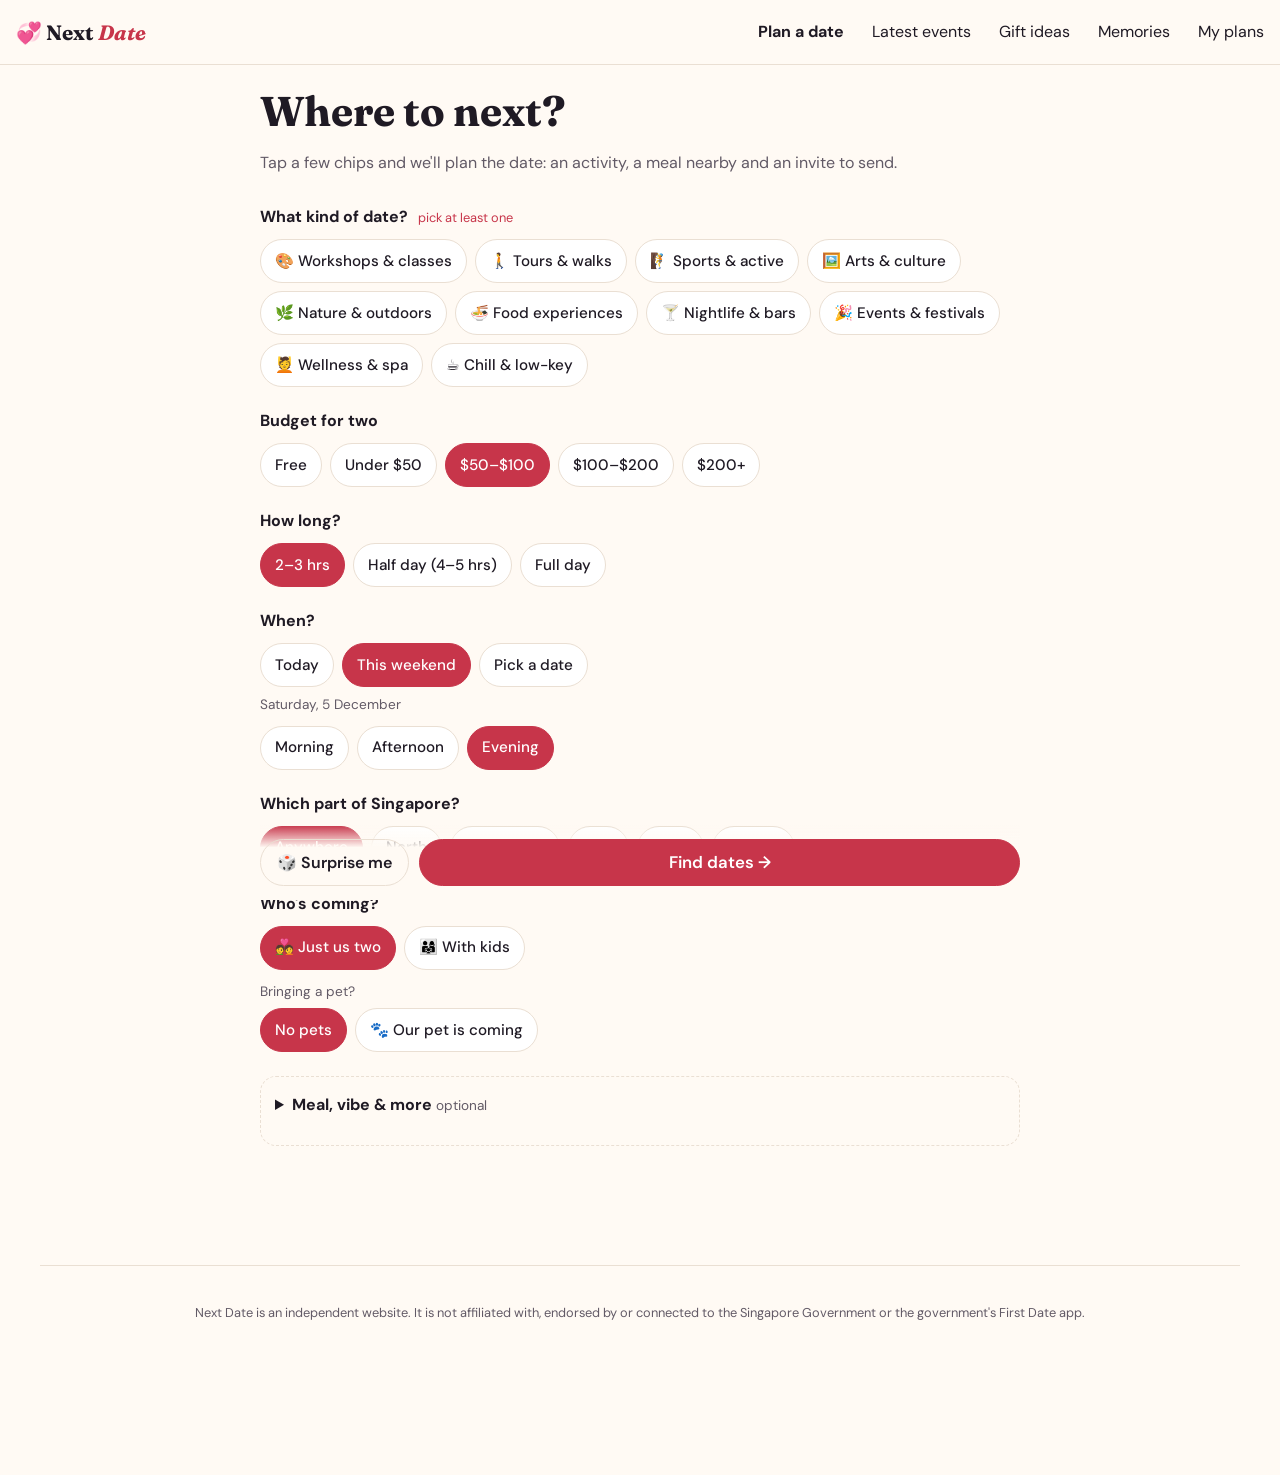
<file: index.html>
<!doctype html>
<html lang="en-SG">
<head>
  <meta charset="utf-8">
  <meta name="viewport" content="width=device-width, initial-scale=1, viewport-fit=cover">
  <title>Next Date — Singapore date planner</title>
  <meta name="description" content="Turn your preferences into a ready-to-go Singapore date plan: an activity, a meal nearby and an invitation to send, in under two minutes.">
  <meta name="theme-color" content="#c7354a">
  <link rel="manifest" href="manifest.webmanifest">
  <link rel="icon" href="icon.svg" type="image/svg+xml">
  <link rel="apple-touch-icon" href="icon.svg">
  <link rel="preconnect" href="https://fonts.googleapis.com">
  <link rel="preconnect" href="https://fonts.gstatic.com" crossorigin>
  <link rel="stylesheet" href="https://fonts.googleapis.com/css2?family=DM+Sans:opsz,wght@9..40,400;9..40,500;9..40,700&family=Fraunces:opsz,wght@9..144,600;9..144,700&display=swap">
  <link rel="stylesheet" href="styles.css?v=16">
</head>
<body>
  <a class="skip" href="#app">Skip to content</a>
  <header class="topbar">
    <a href="#/" class="logo" aria-label="Next Date home"><span aria-hidden="true">💞</span> Next <em>Date</em></a>
    <nav class="mainnav" aria-label="Main">
      <a href="#/" data-nav="plan">Plan a date</a>
      <a href="#/events" data-nav="events">Latest events</a>
      <a href="#/gifts" data-nav="gifts">Gift ideas</a>
      <a href="#/memories" data-nav="memories">Memories</a>
      <a href="#/plans" data-nav="plans">My plans</a>
    </nav>
  </header>
  <main id="app" tabindex="-1">
    <p class="boot-msg" id="boot-msg">Loading Next Date…</p>
    <noscript><p class="boot-msg">Next Date needs JavaScript turned on.</p></noscript>
  </main>
  <footer class="foot">
    <p>Next Date is an independent website. It is not affiliated with, endorsed by or connected to the Singapore Government or the government's First Date app.</p>
  </footer>
  <div id="toast" class="toast" role="status" aria-live="polite"></div>
  <script src="js/data.js?v=16"></script>
  <script src="js/photos-official.js?v=16"></script>
  <script src="js/store.js?v=16"></script>
  <script src="js/engine.js?v=16"></script>
  <script src="js/invite.js?v=16"></script>
  <script src="js/events-eventbrite.js?v=16"></script>
  <script src="js/activities-gyg.js?v=16"></script>
  <script src="js/activities-curated.js?v=16"></script>
  <script src="js/calendar.js?v=16"></script>
  <script src="js/gifts-data.js?v=16"></script>
  <script src="js/gifts.js?v=16"></script>
  <script src="js/memories.js?v=16"></script>
  <script src="js/app.js?v=16"></script>
  <script>
    // If the app scripts didn't load (e.g. the js/ folder is missing on the server), say so instead of a blank page.
    (function () {
      function check() {
        if (window.PL && PL.app) return;
        var el = document.getElementById('app');
        el.innerHTML = '<div class="boot-msg"><h1>Sorry, the app didn’t load</h1>' +
          '<p>The page couldn’t load its script files from the <code>js/</code> folder. ' +
          'If you just deployed, check that the <code>js</code> folder (15 files) is in your repository next to <code>index.html</code>.</p>' +
          '<p><a href="js/app.js">Test: open js/app.js</a></p></div>';
      }
      if (document.readyState === 'complete') check(); else window.addEventListener('load', check);
    })();
  </script>
</body>
</html>
</file>
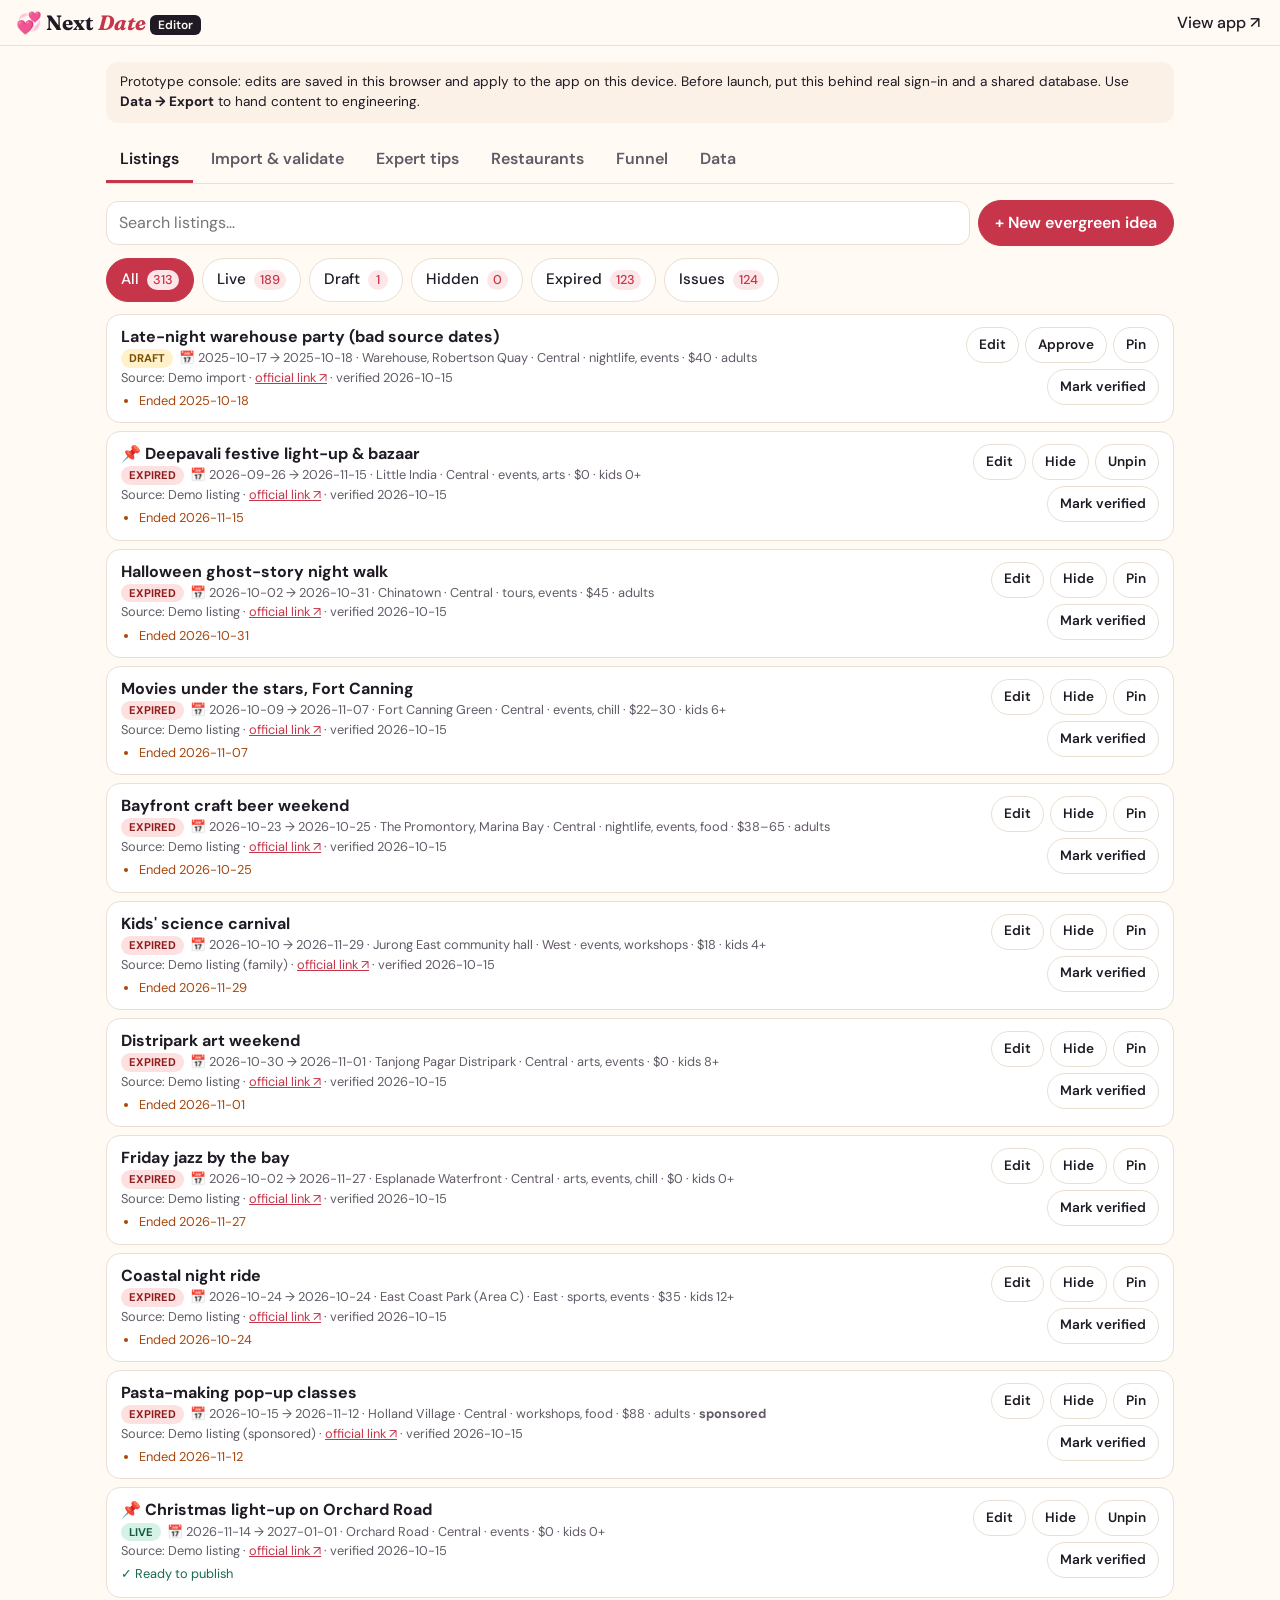
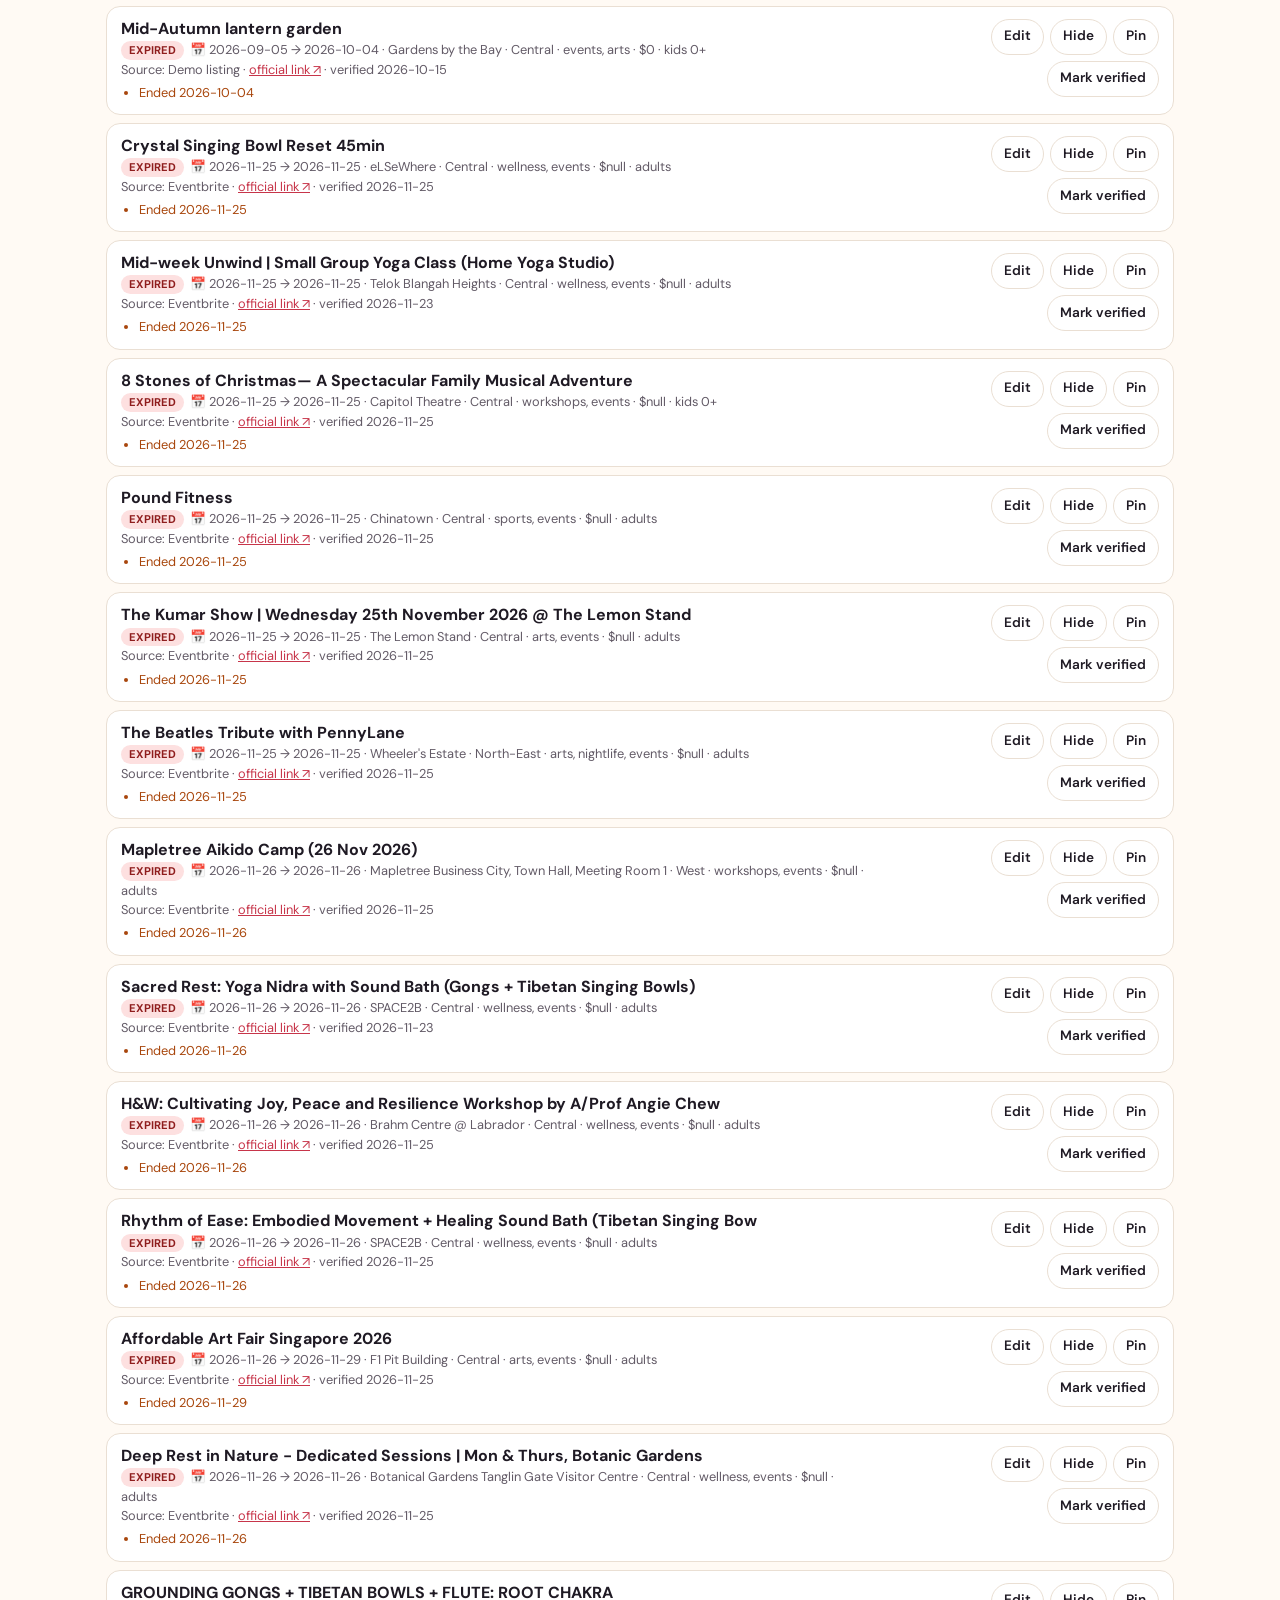
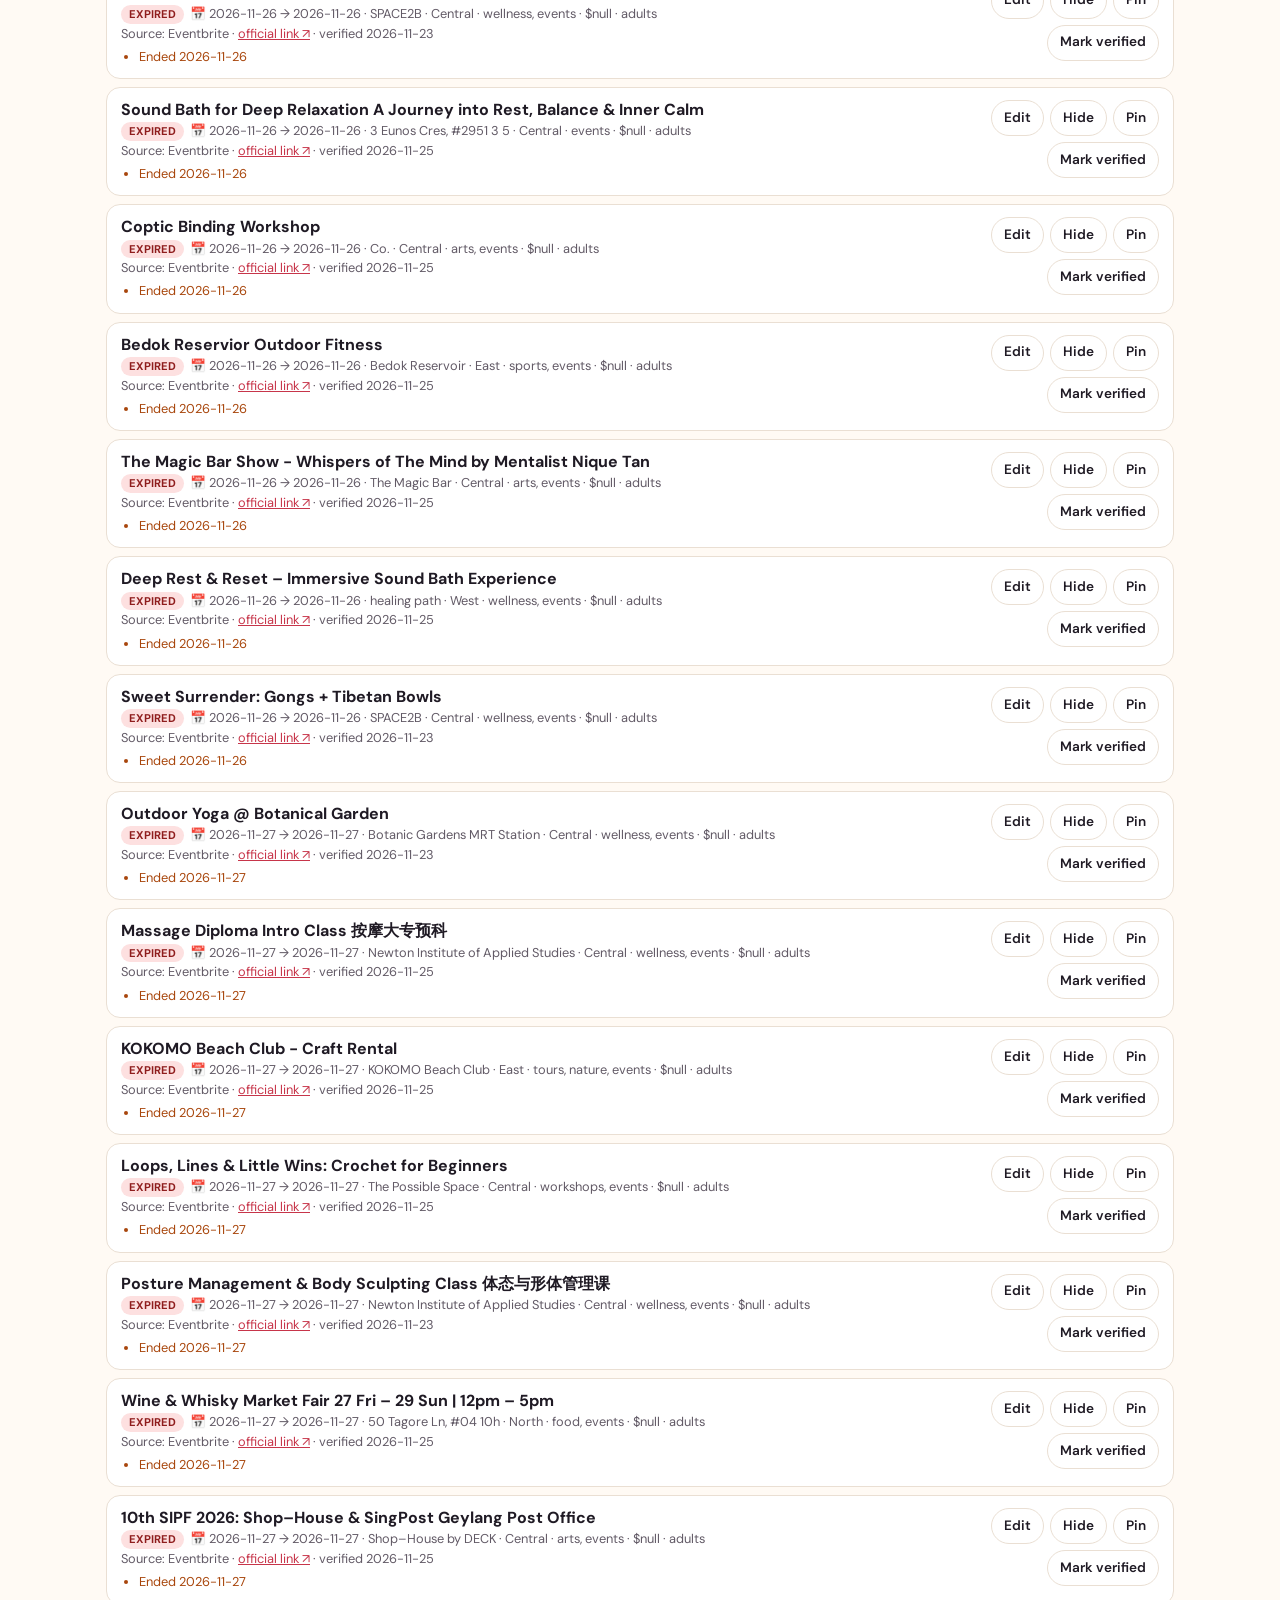
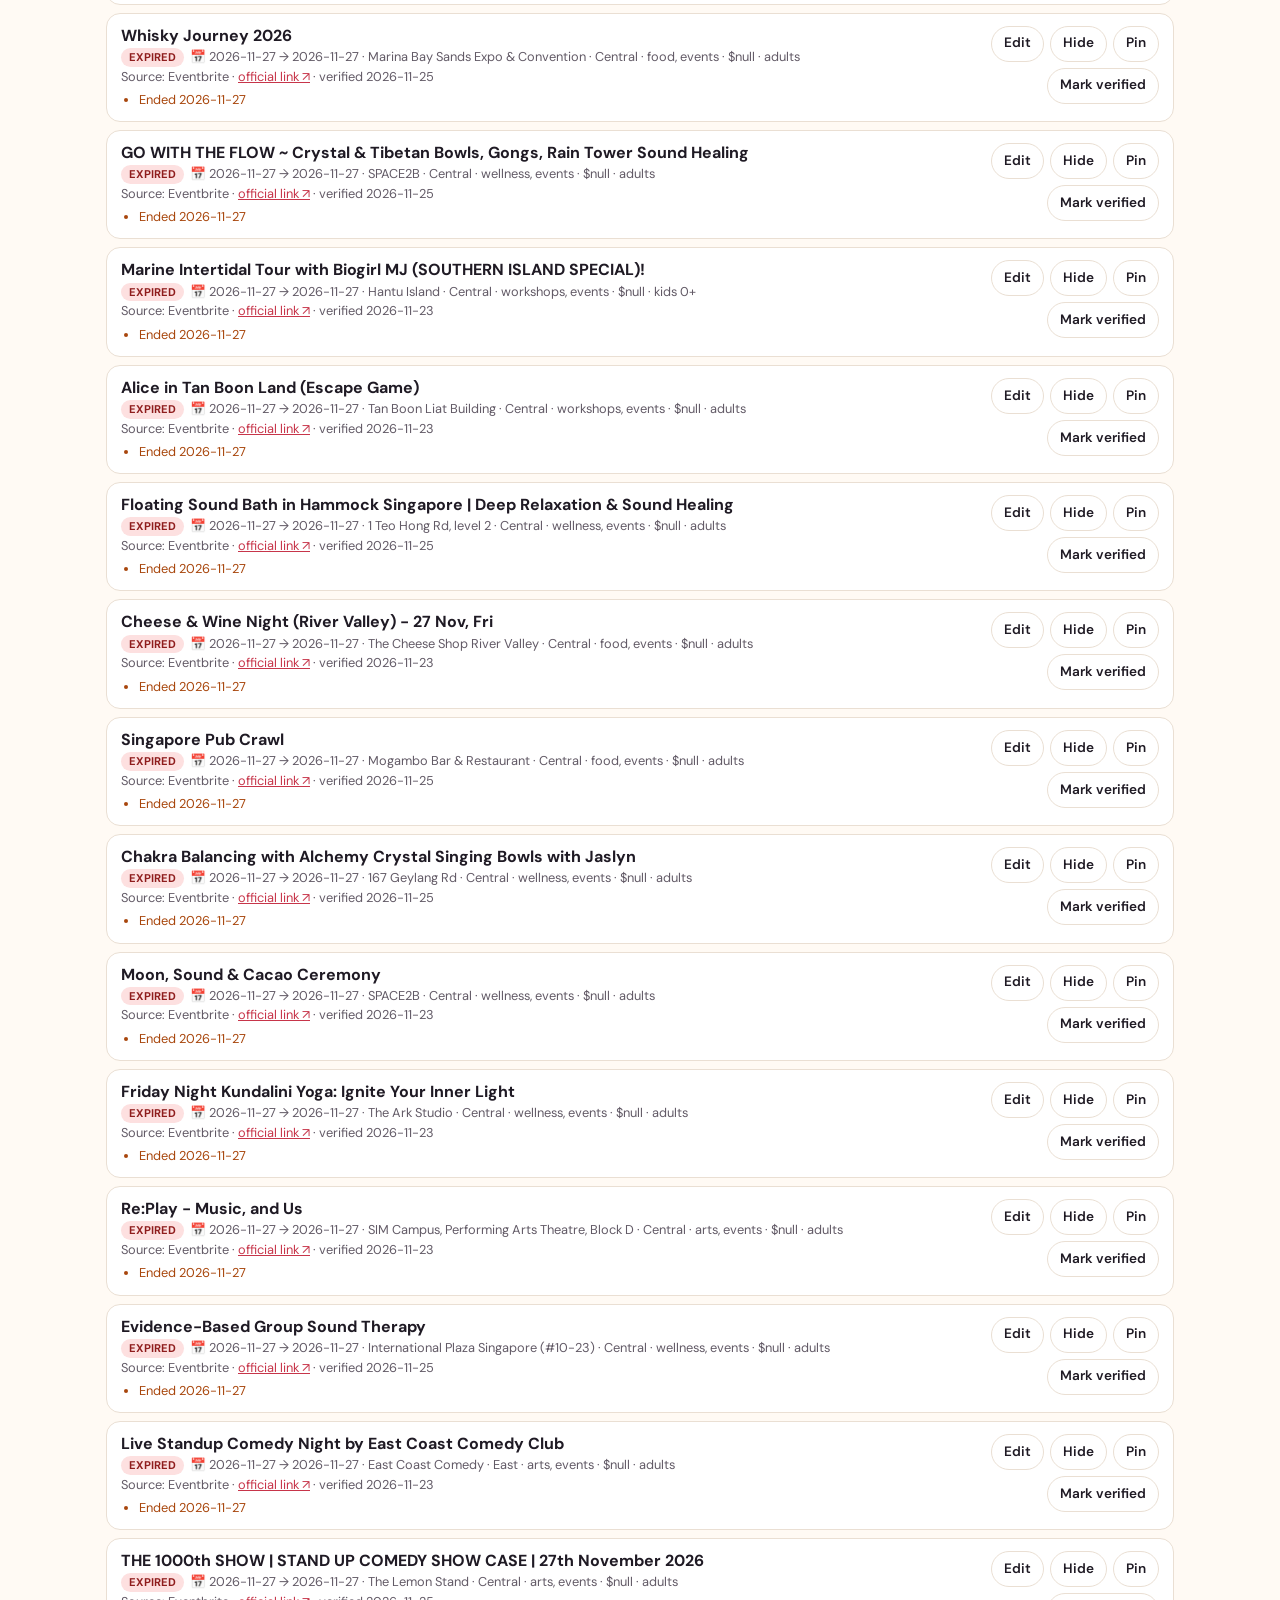
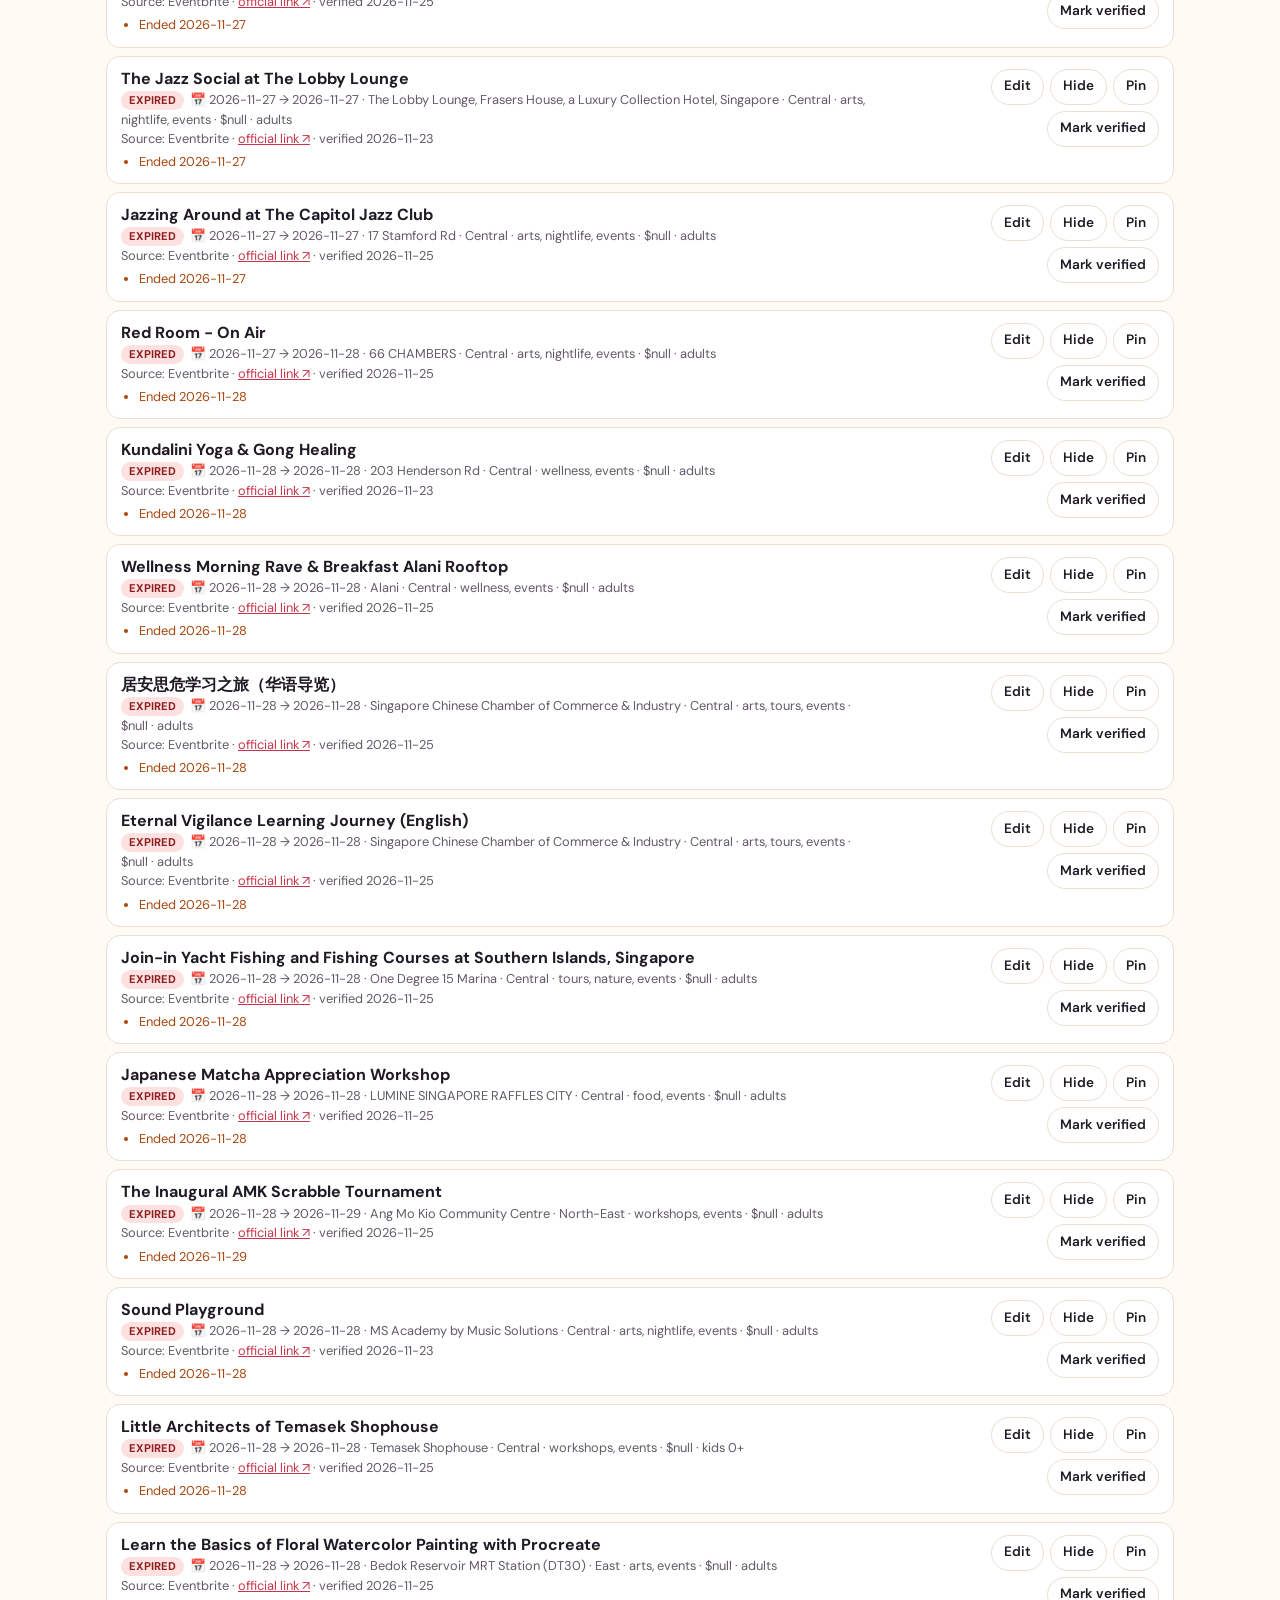
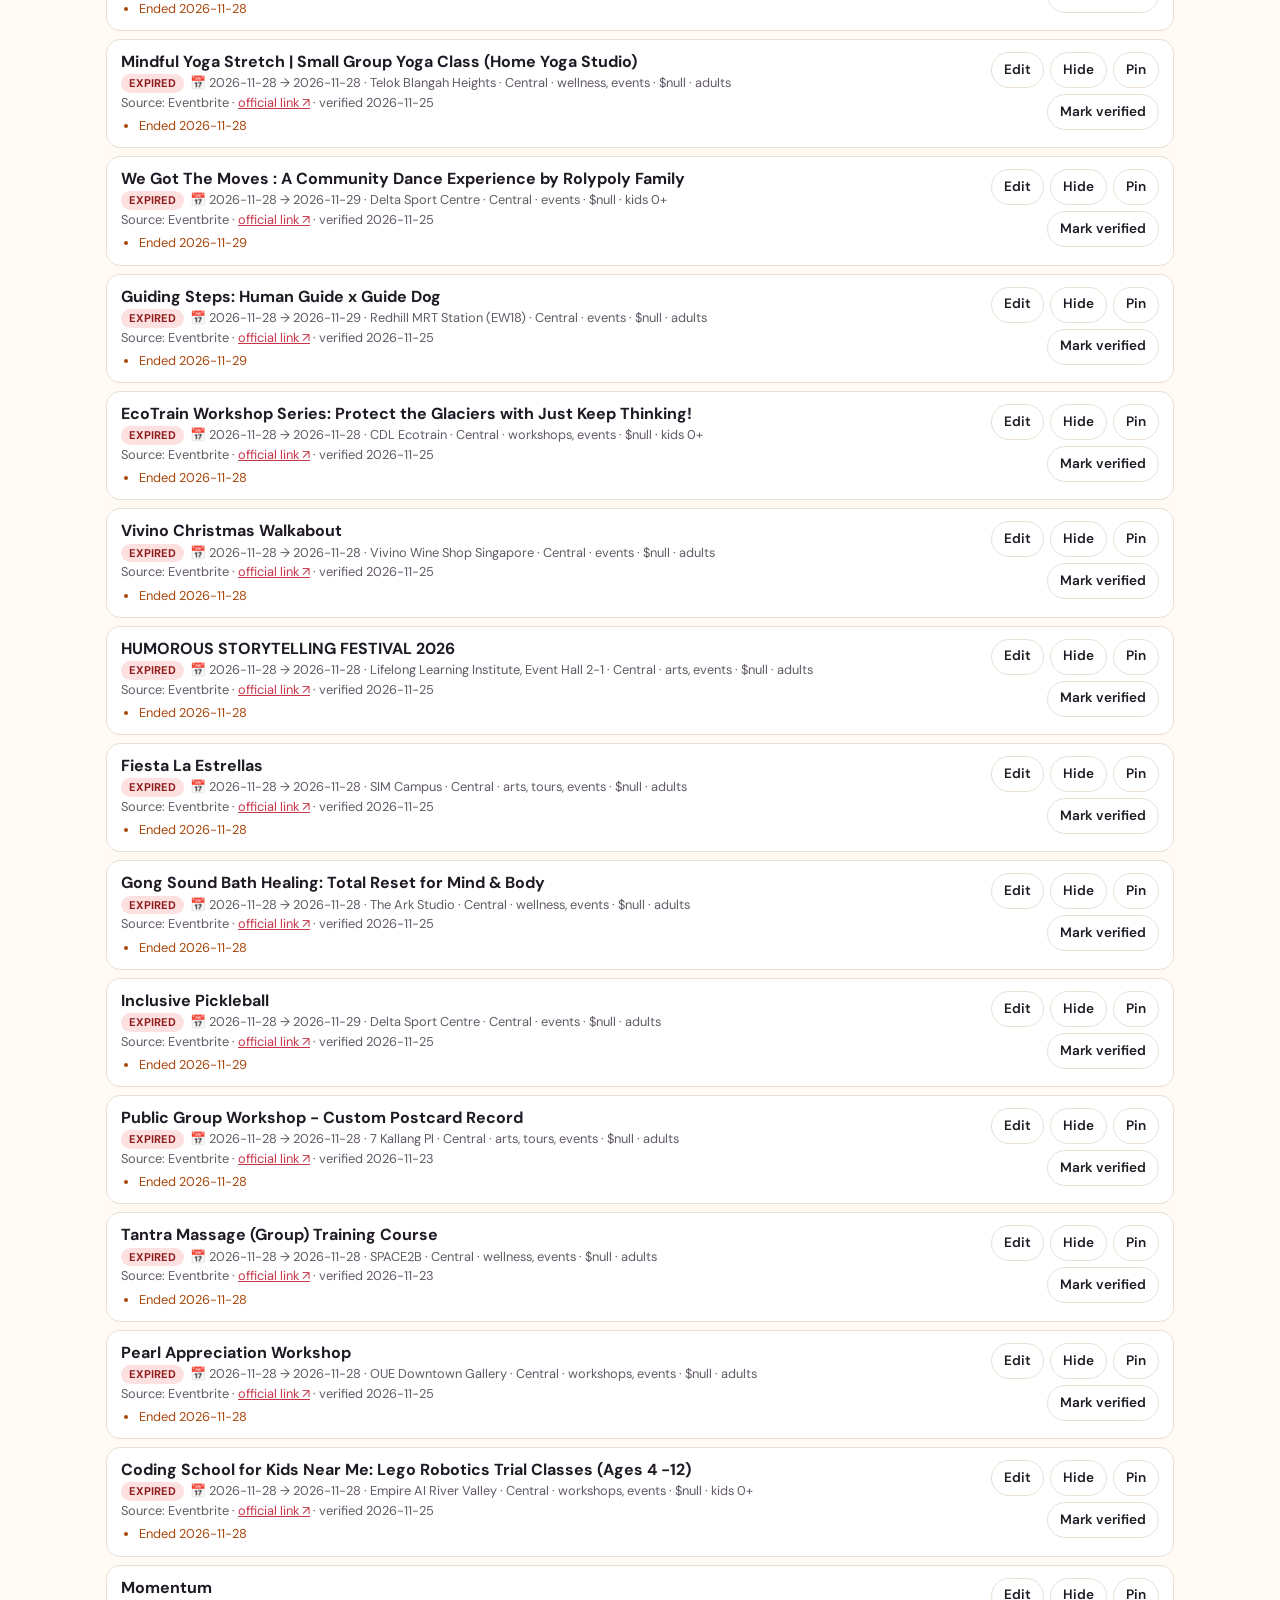
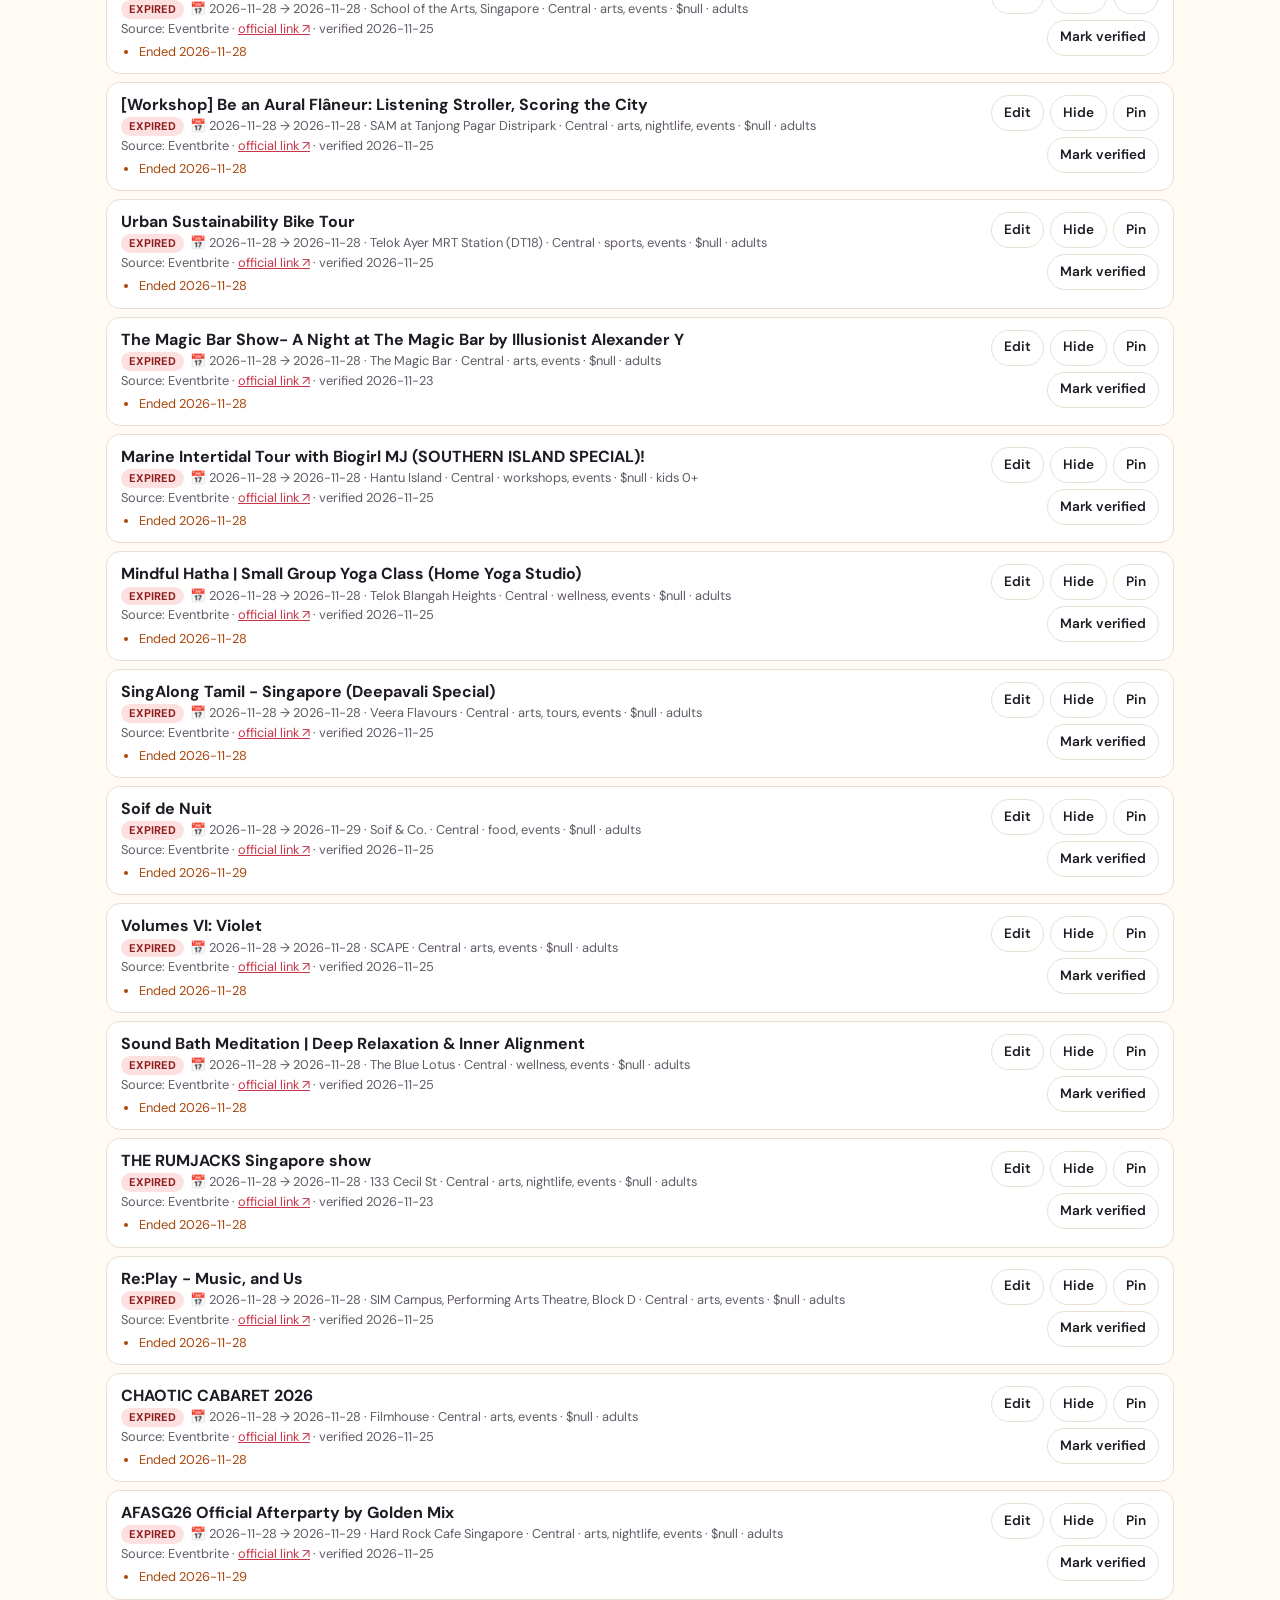
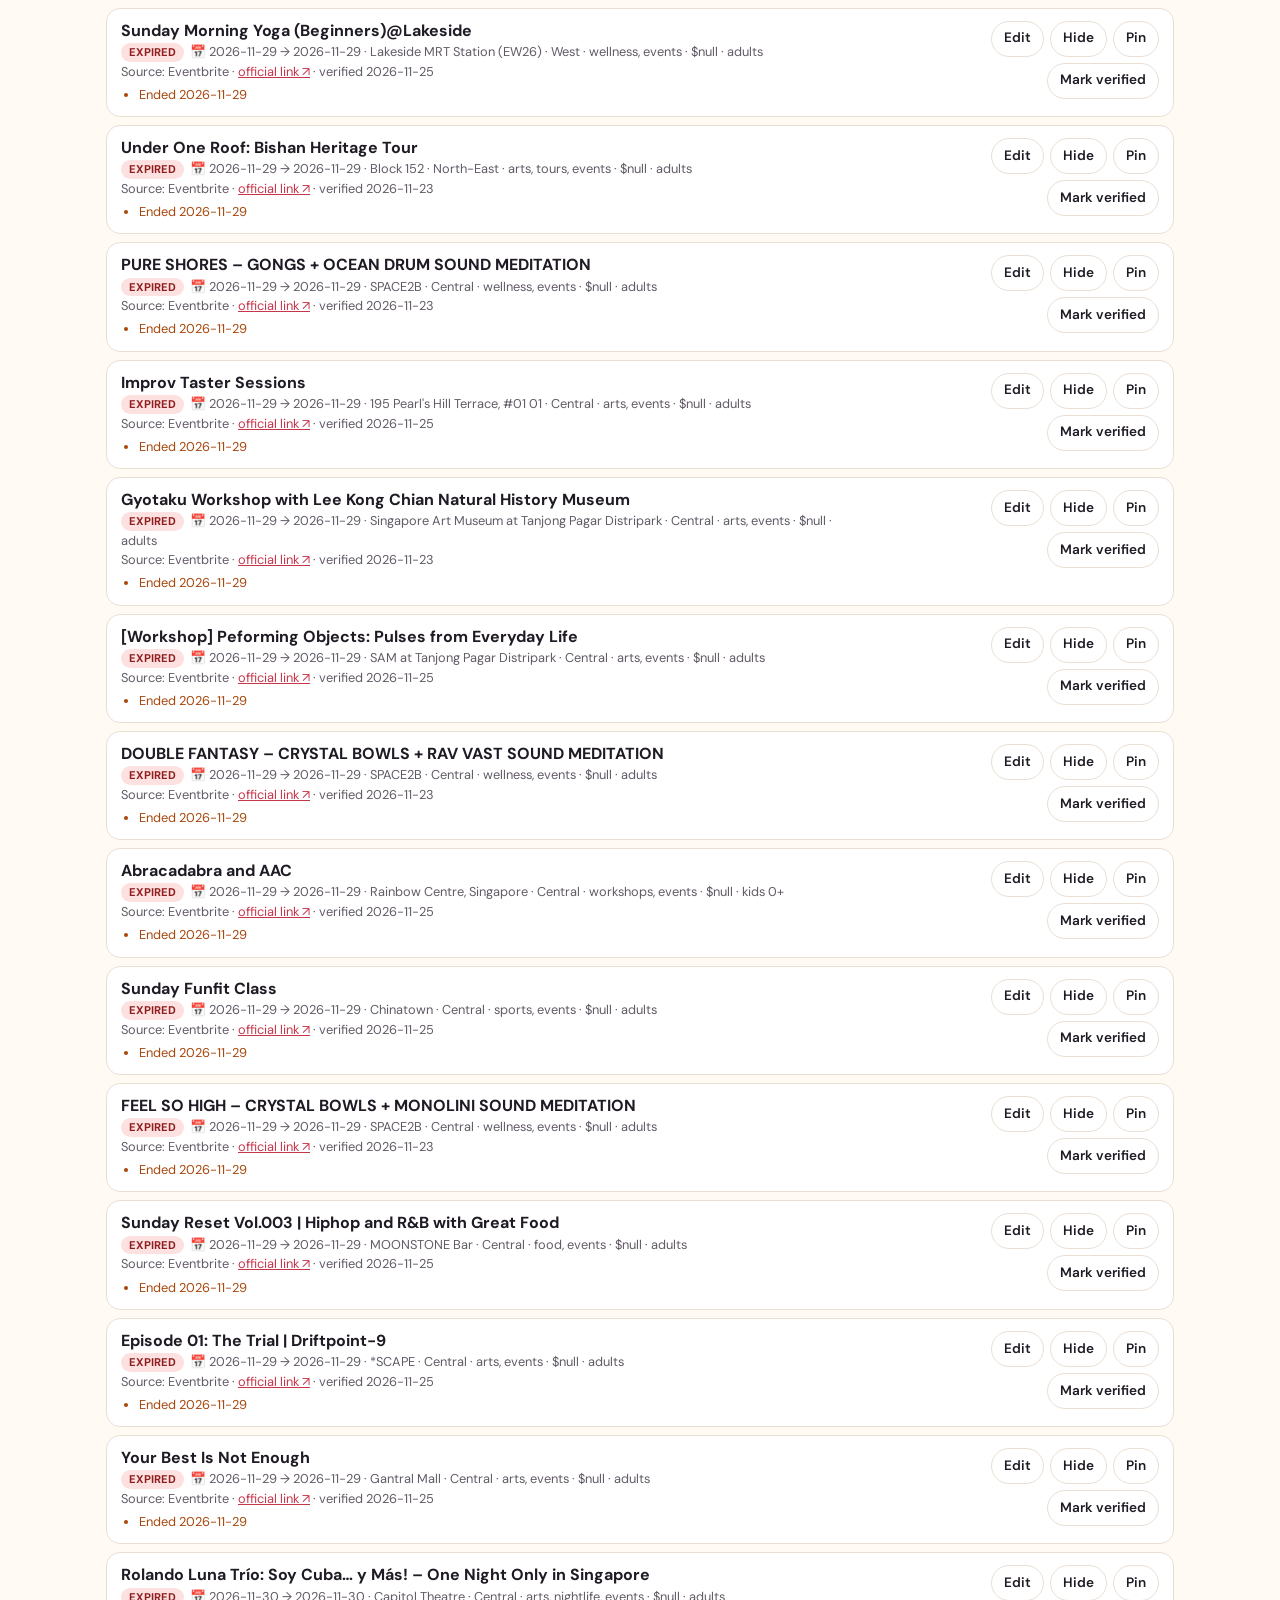
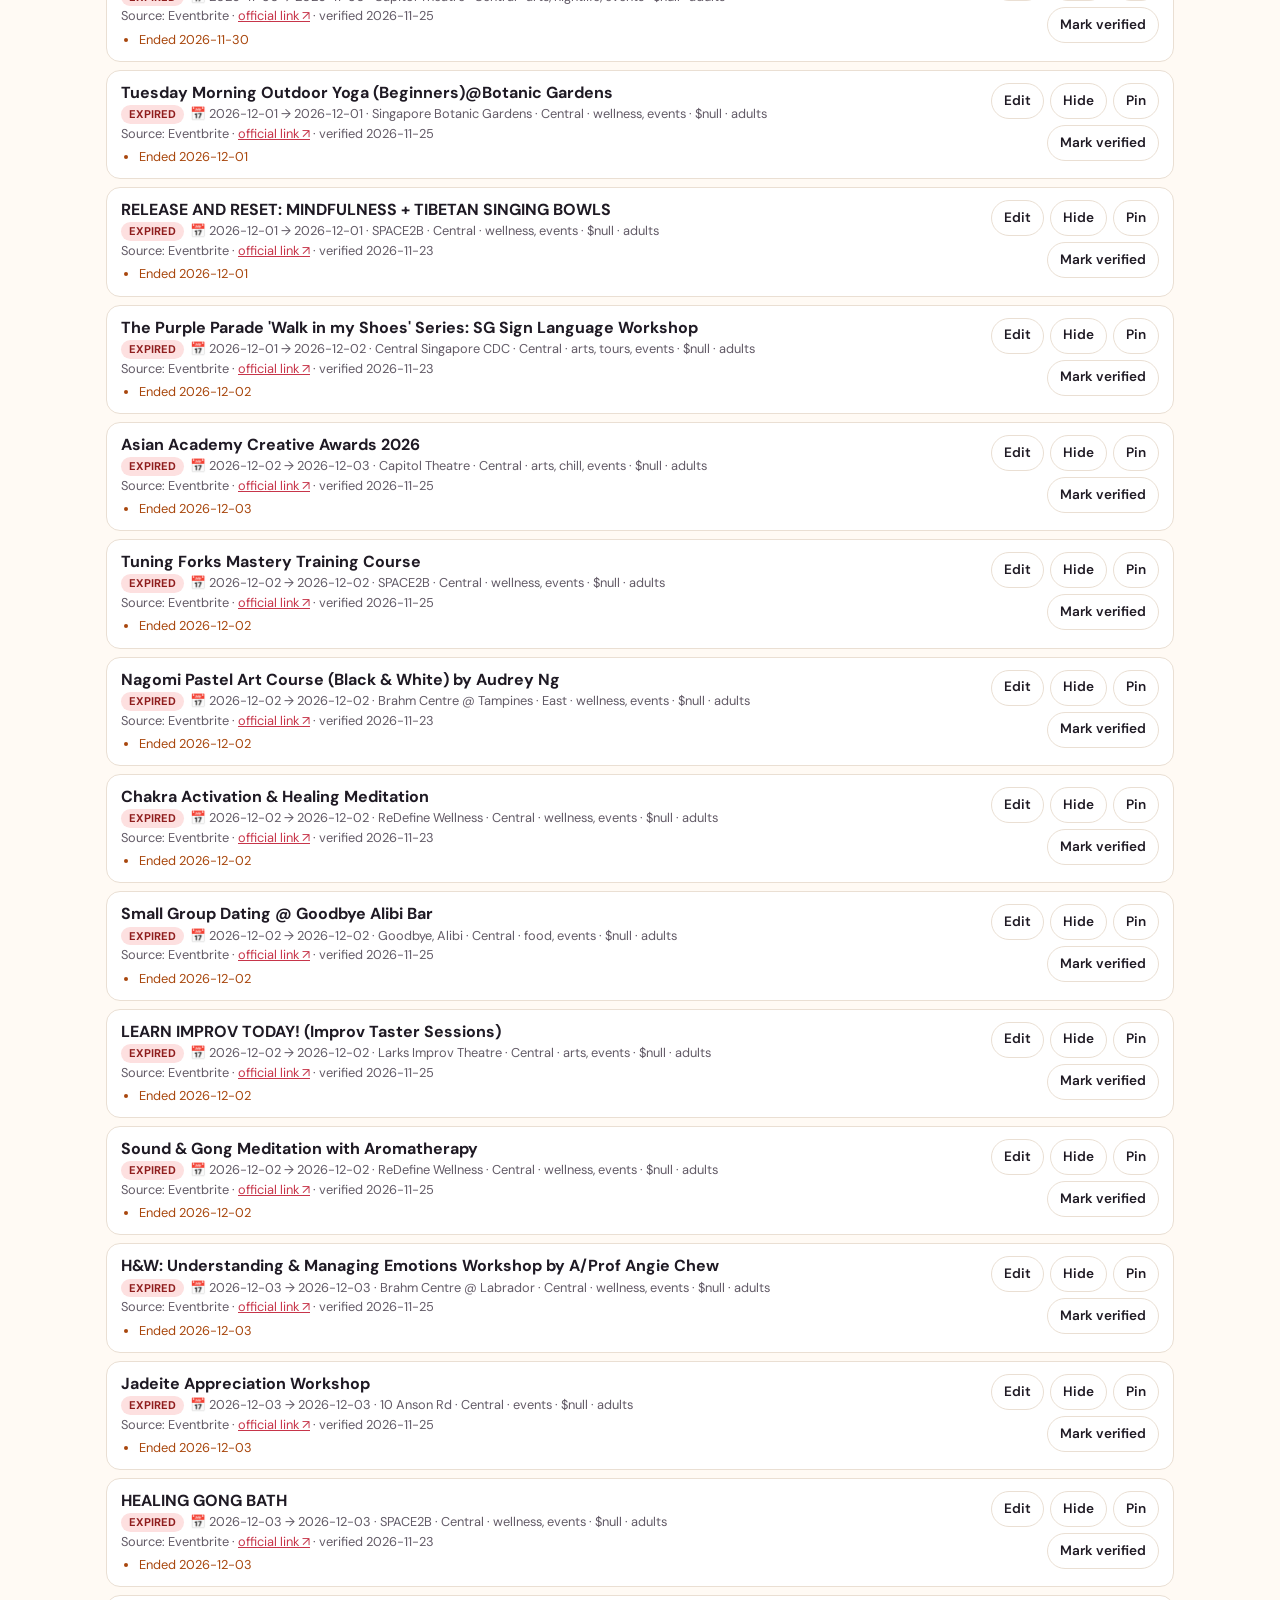
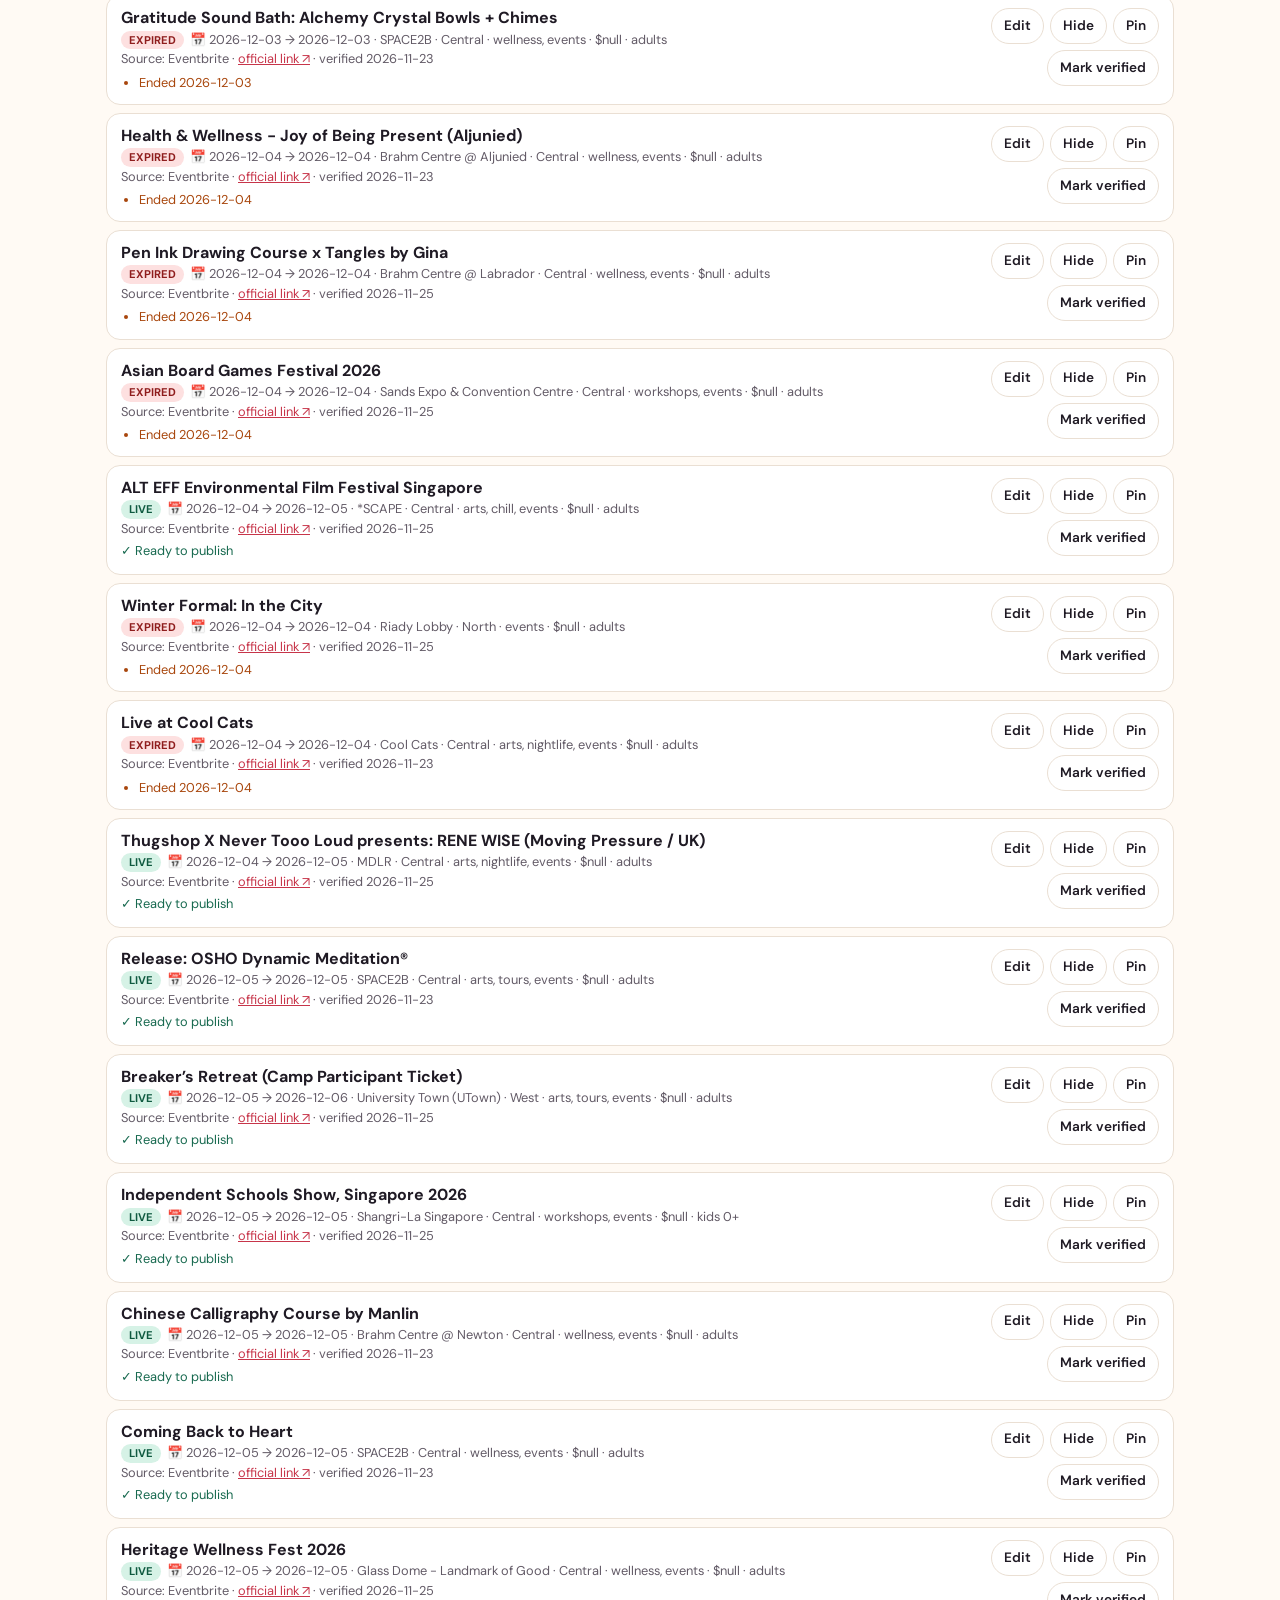
<file: admin.html>
<!doctype html>
<html lang="en-SG">
<head>
  <meta charset="utf-8">
  <meta name="viewport" content="width=device-width, initial-scale=1">
  <title>Next Date Editor</title>
  <meta name="robots" content="noindex">
  <link rel="icon" href="icon.svg" type="image/svg+xml">
  <link rel="stylesheet" href="https://fonts.googleapis.com/css2?family=DM+Sans:opsz,wght@9..40,400;9..40,500;9..40,700&family=Fraunces:opsz,wght@9..144,700&display=swap">
  <link rel="stylesheet" href="styles.css?v=16">
  <link rel="stylesheet" href="admin.css?v=16">
</head>
<body class="admin">
  <header class="topbar">
    <a href="admin.html" class="logo">💞 Next <em>Date</em> <span class="admin-tag">Editor</span></a>
    <nav><a href="index.html#/">View app ↗</a></nav>
  </header>
  <div class="admin-wrap">
    <p class="proto-note">Prototype console: edits are saved in this browser and apply to the app on this device. Before launch, put this behind real sign-in and a shared database. Use <strong>Data → Export</strong> to hand content to engineering.</p>
    <nav class="tabs" role="tablist">
      <button role="tab" data-tab="listings" aria-selected="true">Listings</button>
      <button role="tab" data-tab="import">Import & validate</button>
      <button role="tab" data-tab="tips">Expert tips</button>
      <button role="tab" data-tab="restaurants">Restaurants</button>
      <button role="tab" data-tab="analytics">Funnel</button>
      <button role="tab" data-tab="data">Data</button>
    </nav>
    <section id="panel" role="tabpanel"></section>
  </div>
  <dialog id="dlg"><form method="dialog" id="dlg-form"></form></dialog>
  <div id="toast" class="toast" role="status" aria-live="polite"></div>
  <script src="js/data.js?v=16"></script>
  <script src="js/photos-official.js?v=16"></script>
  <script src="js/events-eventbrite.js?v=16"></script>
  <script src="js/activities-gyg.js?v=16"></script>
  <script src="js/activities-curated.js?v=16"></script>
  <script src="js/store.js?v=16"></script>
  <script src="js/engine.js?v=16"></script>
  <script src="js/ingest.js?v=16"></script>
  <script src="js/admin.js?v=16"></script>
</body>
</html>
</file>
<file: styles.css>
/* Next Date — mobile-first (360–430px), scales up to desktop. */
:root {
  --bg: #fffaf4;
  --surface: #ffffff;
  --surface-2: #fbf1e7;
  --ink: #1f1a24;
  --muted: #625a66;
  --line: #eadfd3;
  --brand: #c7354a;          /* chilli red, 5.3:1 on white */
  --brand-ink: #ffffff;
  --brand-soft: #fde6e8;
  --accent: #f2a93b;         /* kaya gold */
  --ok: #17694f;
  --warn: #a8460c;
  --radius: 16px;
  --shadow: 0 1px 2px rgba(40, 20, 10, .06), 0 6px 20px rgba(40, 20, 10, .06);
  --display: "Fraunces", Georgia, serif;
  --body: "DM Sans", system-ui, -apple-system, "Segoe UI", sans-serif;
  color-scheme: light;
}
@media (prefers-color-scheme: dark) {
  :root:not([data-theme="light"]) {
    --bg: #17131a; --surface: #211c25; --surface-2: #2a232f; --ink: #f6eef2; --muted: #b8aebb;
    --line: #3a3140; --brand: #ff6b7f; --brand-ink: #1b0b10; --brand-soft: #3d1f27; --ok: #5fd3a7; --warn: #ffb37a;
    --shadow: 0 1px 2px rgba(0,0,0,.4); color-scheme: dark;
  }
}
:root[data-theme="dark"] {
  --bg: #17131a; --surface: #211c25; --surface-2: #2a232f; --ink: #f6eef2; --muted: #b8aebb;
  --line: #3a3140; --brand: #ff6b7f; --brand-ink: #1b0b10; --brand-soft: #3d1f27; --ok: #5fd3a7; --warn: #ffb37a; color-scheme: dark;
}

* { box-sizing: border-box; }
html { -webkit-text-size-adjust: 100%; }
body { margin: 0; background: var(--bg); color: var(--ink); font: 16px/1.5 var(--body); }
a { color: var(--brand); }
h1, h2, h3 { line-height: 1.2; margin: 0 0 .4em; }
button, input, textarea { font: inherit; color: inherit; }
:focus-visible { outline: 3px solid var(--accent); outline-offset: 2px; border-radius: 6px; }
.hidden { display: none !important; }
.sr-only { position: absolute; width: 1px; height: 1px; overflow: hidden; clip: rect(0 0 0 0); white-space: nowrap; }
.skip { position: absolute; left: -999px; top: 8px; background: var(--ink); color: var(--bg); padding: 8px 12px; z-index: 99; }
.skip:focus { left: 8px; }
.muted, .hint { color: var(--muted); }
.hint { font-size: .85rem; font-weight: 400; }
.warn { color: var(--warn); font-weight: 600; }

/* ---------- chrome ---------- */
.topbar { position: sticky; top: 0; z-index: 20; display: flex; align-items: center; justify-content: space-between;
  padding: 10px 16px; padding-top: max(10px, env(safe-area-inset-top)); background: color-mix(in srgb, var(--bg) 88%, transparent);
  backdrop-filter: blur(10px); border-bottom: 1px solid var(--line); }
.logo { font: 700 1.3rem var(--display); color: var(--ink); text-decoration: none; }
.logo em { color: var(--brand); font-style: italic; }
.topbar nav a { color: var(--ink); font-weight: 500; text-decoration: none; padding: 10px 4px; }
main { max-width: 760px; margin: 0 auto; padding: 0 16px 24px; outline: none; }
.foot { max-width: 760px; margin: 0 auto; padding: 24px 16px 140px; font-size: .8rem; color: var(--muted); border-top: 1px solid var(--line); }
body[data-route="i"] .foot, body[data-route="invite"] .foot { padding-bottom: 32px; }
.foot { text-align: center; }
.facts-mini li.pet, .meal-meta.pet { color: var(--ok); font-weight: 600; }

.boot-msg { padding: 48px 0; text-align: center; color: var(--muted); }
.boot-msg h1 { font: 700 1.5rem var(--display); color: var(--ink); }
.boot-msg code { background: var(--surface-2); padding: 1px 6px; border-radius: 6px; }

/* ---------- buttons & chips ---------- */
.btn { display: inline-flex; align-items: center; justify-content: center; gap: 6px; min-height: 44px; padding: 10px 16px;
  border-radius: 999px; border: 1.5px solid var(--line); background: var(--surface); color: var(--ink); font-weight: 600;
  text-decoration: none; cursor: pointer; transition: transform .08s, background .15s; }
.btn:active { transform: scale(.97); }
.btn.primary { background: var(--brand); border-color: var(--brand); color: var(--brand-ink); }
.btn.ghost { background: transparent; }
.btn.added { background: var(--ok); border-color: var(--ok); color: #fff; }
.btn.tiny { min-height: 36px; padding: 6px 12px; font-size: .85rem; }
.btn.icon { padding: 10px 14px; }
.btn.icon.on { color: var(--brand); border-color: var(--brand); }
.btn.wide { width: 100%; margin-top: 12px; }
.btn.on { border-color: var(--brand); background: var(--brand-soft); }

.chips { display: flex; flex-wrap: wrap; gap: 8px; }
.chip { min-height: 44px; padding: 8px 14px; border-radius: 999px; border: 1.5px solid var(--line); background: var(--surface);
  cursor: pointer; font-weight: 500; font-size: .95rem; transition: background .12s, border-color .12s; }
.chip.on { background: var(--brand); border-color: var(--brand); color: var(--brand-ink); }
.chip .count { display: inline-block; min-width: 1.6em; padding: 0 6px; margin-left: 4px; border-radius: 999px; background: var(--brand-soft); color: var(--brand); font-size: .8rem; }

/* ---------- preferences ---------- */
.hero { padding: 24px 0 8px; }
.hero h1 { font: 700 2rem/1.1 var(--display); }
.hero p { color: var(--muted); margin: 0; }
.field { border: 0; padding: 0; margin: 22px 0 0; min-width: 0; }
.field legend { font-weight: 700; margin-bottom: 10px; padding: 0; }
.req { font-weight: 400; font-size: .8rem; color: var(--brand); margin-left: 6px; }
.sublabel { font-size: .85rem; color: var(--muted); margin: 12px 0 6px; }
.date-row { margin: 10px 0 0; }
.date-row input { min-height: 44px; padding: 8px 12px; border-radius: 12px; border: 1.5px solid var(--line); background: var(--surface); }
#date-label { margin: 8px 0 10px; }
.more { margin-top: 24px; border: 1.5px dashed var(--line); border-radius: var(--radius); padding: 4px 14px 16px; }
.more summary { cursor: pointer; font-weight: 700; padding: 12px 0; min-height: 44px; }
.switch { display: flex; align-items: center; gap: 10px; margin-top: 12px; min-height: 44px; cursor: pointer; }
.switch input { width: 22px; height: 22px; accent-color: var(--brand); }
.cta-bar { position: sticky; bottom: 0; display: flex; gap: 10px; padding: 14px 0; padding-bottom: max(14px, env(safe-area-inset-bottom));
  margin-top: 20px; background: linear-gradient(transparent, var(--bg) 30%); z-index: 5; }
.cta-bar .primary { flex: 1; font-size: 1.05rem; }
.cta-err { color: var(--brand); font-weight: 600; margin: 0; }

/* ---------- results ---------- */
.summary { display: flex; align-items: center; gap: 10px; padding: 14px 0; }
.back { display: inline-grid; place-items: center; width: 44px; height: 44px; flex: none; border-radius: 50%; border: 1.5px solid var(--line);
  color: var(--ink); text-decoration: none; font-size: 1.2rem; background: var(--surface); }
.pills { display: flex; gap: 6px; overflow-x: auto; flex: 1; scrollbar-width: none; }
.pill { white-space: nowrap; font-size: .8rem; padding: 4px 10px; border-radius: 999px; background: var(--surface-2); }
.edit { font-weight: 600; padding: 10px 4px; }
.screen-h { font: 700 1.5rem var(--display); margin: 0; }
.section-h { font: 700 1.2rem var(--display); margin: 22px 0 12px; display: flex; align-items: center; gap: 8px; }
.live-dot { width: 10px; height: 10px; border-radius: 50%; background: var(--brand); box-shadow: 0 0 0 4px var(--brand-soft); }
.empty { background: var(--surface-2); border-radius: var(--radius); padding: 14px 16px; margin-bottom: 12px; }
.empty p { margin: 0 0 10px; }

.card { background: var(--surface); border-radius: var(--radius); box-shadow: var(--shadow); overflow: hidden; margin-bottom: 16px;
  border: 1px solid var(--line); transition: opacity .25s, transform .25s; }
.card.gone { opacity: 0; transform: translateX(40px); }
.card-media { position: relative; height: 96px; display: flex; align-items: center; justify-content: center; }
.card-emoji { font-size: 3rem; filter: drop-shadow(0 4px 8px rgba(0,0,0,.15)); }
.cat-workshops { background: linear-gradient(135deg, #ffd8c2, #f6b6c8); }
.cat-tours { background: linear-gradient(135deg, #f8e3a3, #f3c58f); }
.cat-sports { background: linear-gradient(135deg, #b9e4d4, #9bd0f0); }
.cat-arts { background: linear-gradient(135deg, #d9c8f5, #f5c6e0); }
.cat-nature { background: linear-gradient(135deg, #c8ebc0, #9fd9b8); }
.cat-food { background: linear-gradient(135deg, #ffe0a3, #ffb38a); }
.cat-nightlife { background: linear-gradient(135deg, #3b2a5c, #a8406b); }
.cat-events { background: linear-gradient(135deg, #ffc4c4, #ffd98a); }
.cat-wellness { background: linear-gradient(135deg, #d5efe9, #e7defa); }
.cat-chill { background: linear-gradient(135deg, #f1e4d3, #d9e8f2); }
.badge { position: absolute; top: 10px; left: 10px; font-size: .75rem; font-weight: 700; padding: 3px 10px; border-radius: 999px;
  background: rgba(255,255,255,.92); color: #1f1a24; }
.badge-live { background: #c7354a; color: #fff; }
.badge-sp { left: auto; right: 10px; background: #1f1a24; color: #fff; }
.card-body { padding: 14px 16px 16px; }
.card h3 { font-size: 1.15rem; margin: 6px 0 4px; }
.tags { display: flex; gap: 6px; flex-wrap: wrap; }
.tag { font-size: .72rem; font-weight: 700; text-transform: uppercase; letter-spacing: .04em; color: var(--brand); }
.desc { margin: 0 0 10px; color: var(--muted); }
.facts { list-style: none; padding: 0; margin: 0 0 12px; display: grid; grid-template-columns: 1fr; gap: 4px; font-size: .9rem; }
.facts .flag { color: var(--warn); font-weight: 600; }
.ending { display: inline-block; background: var(--brand-soft); color: var(--brand); font-weight: 700; font-size: .75rem; padding: 0 8px; border-radius: 999px; }
/* photos */
.card-media { height: 180px; overflow: hidden; }
.ph { position: relative; margin: 0; overflow: hidden; background: transparent; cursor: zoom-in; }
.ph img { display: block; width: 100%; height: 100%; object-fit: cover; opacity: 0; transition: opacity .3s; }
.ph.loaded img { opacity: 1; }
.ph.failed { cursor: default; }
.ph.failed .ph-zoom, .ph.failed .ph-tag { display: none; }
.ph-card { position: absolute; inset: 0; }
.ph-tag { position: absolute; left: 8px; bottom: 8px; z-index: 1; font-size: .68rem; font-weight: 700; padding: 2px 8px; border-radius: 999px; background: rgba(20,14,20,.72); color: #fff; }
.ph-zoom { position: absolute; right: 8px; bottom: 8px; z-index: 1; width: 28px; height: 28px; display: grid; place-items: center; border-radius: 50%; background: rgba(20,14,20,.6); color: #fff; font-size: .9rem; }
.card-media .badge { z-index: 2; }
.meals { margin: 0 -16px 10px; }
.meals .meal-label { padding: 0 16px; margin: 0 0 6px; display: block; }
.meal-scroll { display: flex; gap: 10px; overflow-x: auto; padding: 2px 16px 8px; scroll-snap-type: x mandatory; scrollbar-width: thin; }
.meal-opt { flex: 0 0 232px; scroll-snap-align: start; display: flex; flex-direction: column; background: var(--surface-2); border: 2px solid transparent; border-radius: 14px; overflow: hidden; }
.meal-opt.on { border-color: var(--ok); }
.ph-meal { height: 120px; flex: none; background: linear-gradient(135deg, #ffe0a3, #ffb38a); }
.meal-body { display: flex; flex-direction: column; gap: 2px; padding: 10px 12px 12px; flex: 1; }
.meal-body strong { line-height: 1.25; }
.meal-body .btn { margin-top: auto; align-self: flex-start; }
.meal-body .meal-meta:last-of-type { margin-bottom: 8px; }
.reserve { font-size: .8rem; font-weight: 600; margin-bottom: 8px; }
.book { display: flex; gap: 10px; align-items: center; padding: 10px 12px; margin: 0 0 12px; border-radius: 12px; border: 1.5px solid var(--warn);
  color: var(--ink); text-decoration: none; font-size: .88rem; background: color-mix(in srgb, var(--warn) 8%, transparent); min-height: 44px; }
.book strong { color: var(--warn); }
.checklist { margin-top: 14px; padding: 12px 14px; border-radius: 12px; background: var(--surface-2); font-size: .9rem; }
.checklist p { margin: 0 0 6px; }
.checklist ul { margin: 0; padding-left: 4px; list-style: none; display: grid; gap: 6px; }
.checklist a { display: inline-block; min-height: 32px; }
.lightbox { padding: 0; border: 0; border-radius: 16px; max-width: min(960px, calc(100% - 24px)); max-height: calc(100% - 24px); background: #111; color: #eee; overflow: auto; }
.lightbox::backdrop { background: rgba(0,0,0,.8); }
.lightbox figure { margin: 0; }
.lightbox img { display: block; width: 100%; max-height: 72vh; object-fit: contain; background: #000; }
.lightbox figcaption { padding: 12px 16px 16px; font-size: .85rem; line-height: 1.5; }
.lightbox figcaption span { color: #bbb; }
.lightbox a { color: #ffb3bf; }
.lb-close { position: absolute; top: 8px; right: 8px; background: rgba(0,0,0,.6); color: #fff; border-color: transparent; }
.meal { display: flex; align-items: center; gap: 10px; background: var(--surface-2); border-radius: 12px; padding: 10px 12px; margin-bottom: 10px; }
.meal.none { display: block; font-size: .9rem; color: var(--muted); }
.meal-main { flex: 1; min-width: 0; display: flex; flex-direction: column; }
.meal-label { font-size: .72rem; font-weight: 700; text-transform: uppercase; letter-spacing: .04em; color: var(--ok); }
.meal-meta { font-size: .82rem; color: var(--muted); }
.backup { font-size: .88rem; margin: 0 0 10px; }
.tip { margin: 0 0 10px; padding: 10px 12px; border-left: 3px solid var(--accent); background: color-mix(in srgb, var(--accent) 10%, transparent); border-radius: 0 12px 12px 0; font-size: .9rem; }
.tip-h { display: block; font-weight: 700; font-size: .78rem; margin-bottom: 2px; }
.source { font-size: .75rem; color: var(--muted); margin: 0 0 12px; }
.actions { display: flex; gap: 8px; flex-wrap: wrap; }
.actions .btn:first-child { flex: 1; }
.fineprint { font-size: .78rem; color: var(--muted); text-align: center; margin-top: 16px; }

.tray { position: fixed; left: 0; right: 0; bottom: 0; z-index: 30; padding: 10px 12px; padding-bottom: max(10px, env(safe-area-inset-bottom));
  background: var(--surface); border-top: 1px solid var(--line); box-shadow: 0 -6px 24px rgba(0,0,0,.08); }
.tray-inner { max-width: 760px; margin: 0 auto; display: flex; align-items: flex-end; gap: 10px; }
.empty-tray { justify-content: center; color: var(--muted); font-size: .9rem; min-height: 44px; align-items: center; }
.tray-list { flex: 1; min-width: 0; }
.tray-list summary { cursor: pointer; min-height: 44px; display: flex; flex-direction: column; justify-content: center; font-size: .92rem; }
.tray-list ol { margin: 6px 0; padding-left: 20px; font-size: .88rem; }
.tray-list li { margin-bottom: 4px; }

/* ---------- invitation builder ---------- */
.invite-grid { display: grid; grid-template-columns: minmax(0, 1fr); gap: 20px; }
.invite-grid > * { min-width: 0; }
.tpl-picker { display: flex; gap: 8px; overflow-x: auto; padding-bottom: 4px; }
.tpl-opt { flex: none; display: flex; flex-direction: column; align-items: center; gap: 4px; min-width: 84px; min-height: 44px; padding: 8px;
  border-radius: 14px; border: 2px solid var(--line); background: var(--b); color: #1f1a24; cursor: pointer; font-size: .8rem; font-weight: 600; }
.tpl-opt .sw { font-size: 1.4rem; }
.tpl-opt.on { border-color: var(--a); box-shadow: 0 0 0 2px var(--a); }
.two { display: grid; grid-template-columns: 1fr 1fr; gap: 10px; }
.text-field { display: block; font-weight: 600; margin-top: 14px; font-size: .92rem; }
.text-field input, .text-field textarea { display: block; width: 100%; margin-top: 6px; min-height: 44px; padding: 10px 12px; border-radius: 12px;
  border: 1.5px solid var(--line); background: var(--surface); font-weight: 400; }
.with-btn { display: flex; gap: 8px; align-items: center; margin-top: 6px; }
.with-btn input { margin-top: 0; flex: 1; min-width: 0; width: auto; }
.with-btn .btn { flex: none; }
.share { margin-top: 16px; padding: 16px; border-radius: var(--radius); background: var(--surface-2); }
.share h3 { font-family: var(--display); }
.share-grid { display: grid; grid-template-columns: 1fr 1fr; gap: 8px; }
.share-wa { background: #1d7a46; border-color: #1d7a46; color: #fff; }
.share-tg { background: #1f6fa8; border-color: #1f6fa8; color: #fff; }
.preview { display: flex; justify-content: center; }

/* ---------- invitation card (templates) ---------- */
.inv { --i-bg: #fbe9ec; --i-bg2: #f6d3da; --i-fg: #4a1424; --i-ac: #b8325a; --i-mu: #7d4a58; --i-display: var(--display);
  position: relative; width: 100%; max-width: 400px; padding: 32px 26px 24px; border-radius: 20px; overflow: hidden;
  background: linear-gradient(160deg, var(--i-bg), var(--i-bg2)); color: var(--i-fg); box-shadow: 0 10px 30px rgba(0,0,0,.12); }
.inv a { color: inherit; }
.inv::after { content: ""; position: absolute; inset: 10px; border: 2px solid var(--i-ac); border-radius: 14px; pointer-events: none; opacity: .5; }
.inv-kicker { text-transform: uppercase; letter-spacing: .12em; font-size: .75rem; font-weight: 700; color: var(--i-ac); margin: 0 0 10px; }
.inv-to { font: 700 2rem/1.1 var(--i-display); margin: 0 0 8px; }
.inv-line { margin: 0 0 16px; color: var(--i-mu); font-size: 1.05rem; }
.inv-when { display: flex; flex-direction: column; padding: 12px 0; border-top: 2px solid var(--i-ac); border-bottom: 1px solid color-mix(in srgb, var(--i-ac) 40%, transparent); margin-bottom: 14px; }
.inv-date { font: 700 1.25rem var(--i-display); }
.inv-time { color: var(--i-mu); }
.inv-steps { list-style: none; margin: 0 0 14px; padding: 0; }
.inv-step { display: grid; grid-template-columns: 64px 1fr; gap: 10px; padding: 8px 0; }
.inv-step-time { font-weight: 700; color: var(--i-ac); font-size: .9rem; }
.inv-step strong { display: block; }
.inv-map { display: block; font-size: .82rem; color: var(--i-mu) !important; text-decoration: none; }
.inv-map:hover { text-decoration: underline; }
.inv-note { display: block; font-size: .78rem; color: var(--i-ac); }
.inv-msg { font-style: italic; margin: 0 0 14px; padding: 12px 14px; background: rgba(255,255,255,.5); border-radius: 12px; }
.inv-meta { margin: 0 0 12px; font-size: .85rem; }
.inv-meta div { margin-bottom: 6px; }
.inv-meta dt { font-weight: 700; font-size: .72rem; text-transform: uppercase; letter-spacing: .06em; color: var(--i-ac); }
.inv-meta dd { margin: 0; color: var(--i-mu); }
.inv-from { font: 700 1.3rem var(--i-display); margin: 6px 0 0; text-align: right; }
.inv-brand { font-size: .7rem; text-align: center; color: var(--i-mu); margin: 14px 0 0; opacity: .8; }
.tpl-playful { --i-bg: #fff3b0; --i-bg2: #ffd6a5; --i-fg: #2b2118; --i-ac: #c8402b; --i-mu: #6b5440; --i-display: var(--body); }
.tpl-playful .inv-to { font-weight: 700; letter-spacing: -.02em; }
.tpl-playful .inv-deco { position: absolute; inset: 0; pointer-events: none; opacity: .35;
  background: radial-gradient(circle at 15% 12%, #e8513a 0 5px, transparent 6px), radial-gradient(circle at 85% 8%, #3a86e8 0 4px, transparent 5px),
  radial-gradient(circle at 92% 55%, #2bb673 0 5px, transparent 6px), radial-gradient(circle at 6% 70%, #f2a93b 0 6px, transparent 7px); }
.tpl-minimal { --i-bg: #ffffff; --i-bg2: #f4f4f2; --i-fg: #141414; --i-ac: #141414; --i-mu: #5f5f5a; --i-display: var(--body); }
.tpl-minimal::after { opacity: .12; }
.tpl-retro { --i-bg: #f4e7cf; --i-bg2: #e7d3ad; --i-fg: #1f3b3a; --i-ac: #b4482a; --i-mu: #55503f; }
.tpl-retro .inv-deco { position: absolute; top: 0; left: 0; right: 0; height: 14px; pointer-events: none;
  background: repeating-linear-gradient(90deg, #1f6f6b 0 14px, #b4482a 14px 28px, #e9b44c 28px 42px); }
.tpl-family { --i-bg: #e3f2fb; --i-bg2: #d3ecd9; --i-fg: #14324a; --i-ac: #1c6f54; --i-mu: #47606f; --i-display: var(--body); }

/* ---------- plans / partner ---------- */
.row-card { display: flex; gap: 10px; justify-content: space-between; align-items: center; background: var(--surface); border: 1px solid var(--line);
  border-radius: 14px; padding: 12px 14px; margin-bottom: 10px; }
.row-actions { display: flex; gap: 6px; flex-wrap: wrap; justify-content: flex-end; }
.row-actions.center { justify-content: center; margin-top: 16px; }
.rsvp { font-size: .85rem; font-weight: 600; color: var(--muted); }
.rsvp-yes { color: var(--ok); }
.rsvp-time, .rsvp-else { color: var(--warn); }
.center { text-align: center; padding-top: 48px; }
.quote { font-size: 1.2rem; font-style: italic; }
.banner { background: var(--brand-soft); padding: 10px 14px; border-radius: 12px; font-size: .9rem; margin-top: 16px; }
.partner .preview.solo { padding-top: 20px; }
.rsvp-box { max-width: 400px; margin: 20px auto 0; }
.rsvp-box h2 { font-family: var(--display); }
.rsvp-btns { display: grid; gap: 8px; }
#rsvp-send { margin-top: 14px; }
.partner-actions { max-width: 400px; margin: 20px auto 0; display: grid; gap: 8px; }

.toast { position: fixed; left: 50%; bottom: 96px; transform: translate(-50%, 20px); opacity: 0; pointer-events: none; z-index: 50;
  background: var(--ink); color: var(--bg); padding: 10px 16px; border-radius: 999px; font-size: .9rem; transition: all .2s; max-width: calc(100% - 32px); }
.toast.show { opacity: 1; transform: translate(-50%, 0); }

/* ---------- main nav ---------- */
/* Plain text links; the current page in bold (no colour, no underline). */
.topbar { flex-wrap: wrap; column-gap: 24px; }
.mainnav { display: flex; gap: 4px 28px; }
.topbar .mainnav a { font-size: 1rem; font-weight: 400; color: var(--ink); padding: 10px 0; white-space: nowrap; }
.topbar .mainnav a:hover { text-decoration: underline; text-underline-offset: 6px; }
.topbar .mainnav a[aria-current="page"] { font-weight: 700; }
.logo { white-space: nowrap; }
@media (max-width: 760px) {
  /* Phones: logo on top, menu as a sideways-scrolling row underneath. */
  .topbar { padding-bottom: 0; }
  .mainnav { order: 3; width: calc(100% + 32px); margin: 2px -16px 0; padding: 0 16px; gap: 22px; overflow-x: auto; scrollbar-width: none; }
  .mainnav::-webkit-scrollbar { display: none; }
  .topbar .mainnav a { font-size: .95rem; padding: 10px 0 12px; }
}

/* segmented tabs (results: Date ideas / Latest events) */
.seg { display: flex; gap: 4px; padding: 4px; margin: 0 0 14px; background: var(--surface-2); border-radius: 999px; }
.seg button { flex: 1; min-height: 44px; border: 0; border-radius: 999px; background: none; font-weight: 600; cursor: pointer; color: var(--muted); }
.seg button[aria-selected="true"], .seg button[aria-checked="true"] { background: var(--surface); color: var(--ink); box-shadow: var(--shadow); }
.seg-sm button { min-height: 40px; font-size: .88rem; }
.cal-summary { padding: 8px 0 4px; }
.cal-gate p { max-width: 420px; margin: 8px auto 18px; color: var(--muted); }
.cal-cell.chosen { box-shadow: inset 0 0 0 2px var(--ink); }
.cal-key { white-space: nowrap; }
.cal-key .k-chosen { display: inline-block; width: 10px; height: 10px; border-radius: 3px; box-shadow: inset 0 0 0 2px var(--ink); vertical-align: -1px; margin-right: 3px; }

/* gift ideas */
.gift-grid { display: grid; grid-template-columns: minmax(0, 1fr); gap: 16px; }
.gift { background: var(--surface); border: 1px solid var(--line); border-radius: var(--radius); overflow: hidden; box-shadow: var(--shadow); display: flex; flex-direction: column; }
.gift-media { position: relative; height: 170px; display: flex; align-items: center; justify-content: center; font-size: 3rem; }
.gift-media .badge { z-index: 2; }
.gift-body { padding: 14px 16px 16px; display: flex; flex-direction: column; flex: 1; }
.gift-body h3 { font-size: 1.1rem; margin: 6px 0 2px; }
.gift-supplier { margin: 0 0 8px; font-size: .9rem; color: var(--muted); }
.gift-love { font-size: .82rem; color: var(--muted); margin: 0 0 12px; }
.gift-body .actions { margin-top: auto; }
.gift-body .actions .btn:first-child { flex: none; }
.gift-expert { margin-top: 20px; }
@media (min-width: 720px) { .gift-grid { grid-template-columns: repeat(2, minmax(0, 1fr)); } }

/* ---------- calendar ---------- */
.cal-head { padding: 20px 0 4px; }
.cal-filters { margin-top: 12px; }
.cal-filters summary .hint { display: block; font-weight: 400; }
.cal { margin-top: 16px; background: var(--surface); border: 1px solid var(--line); border-radius: var(--radius); padding: 12px; box-shadow: var(--shadow); }
.cal-nav { display: flex; align-items: center; justify-content: space-between; margin-bottom: 8px; }
.cal-nav h2 { font: 700 1.15rem var(--display); margin: 0; }
.cal-nav .btn:disabled { opacity: .35; cursor: default; }
.cal-grid { display: grid; grid-template-columns: repeat(7, minmax(0, 1fr)); gap: 4px; }
.cal-wd { text-align: center; font-size: .72rem; font-weight: 700; color: var(--muted); padding: 4px 0; }
.cal-cell { position: relative; min-height: 48px; border-radius: 12px; border: 1.5px solid transparent; background: var(--surface-2); cursor: pointer;
  display: flex; flex-direction: column; align-items: center; justify-content: center; gap: 2px; padding: 4px 0; color: var(--ink); }
.cal-cell.blank { background: none; cursor: default; }
.cal-cell.past { background: none; color: var(--muted); opacity: .45; cursor: default; }
.cal-cell.today { border-color: var(--accent); }
.cal-cell.has .cal-num { font-weight: 700; }
.cal-cell.sel { background: var(--brand); color: var(--brand-ink); }
.cal-num { font-size: .95rem; line-height: 1; }
.cal-count { font-size: .68rem; font-weight: 700; min-width: 20px; padding: 1px 5px; border-radius: 99px; background: var(--brand); color: var(--brand-ink); line-height: 1.3; }
.cal-cell.sel .cal-count { background: var(--brand-ink); color: var(--brand); }
.cal-foot { font-size: .8rem; color: var(--muted); margin: 10px 2px 0; }
.linkish { background: none; border: 0; padding: 0; color: var(--brand); font: inherit; text-decoration: underline; cursor: pointer; }
.cal-list { display: grid; gap: 12px; }
.cal-ev { display: grid; grid-template-columns: 96px minmax(0, 1fr); background: var(--surface); border: 1px solid var(--line); border-radius: 14px; overflow: hidden; }
.cal-ev-media { position: relative; display: flex; align-items: center; justify-content: center; font-size: 2rem; min-height: 100%; }
.cal-ev-body { padding: 10px 12px 12px; min-width: 0; }
.cal-ev-body h3 { font-size: 1rem; margin: 2px 0 4px; overflow-wrap: anywhere; }
.cal-ev-body .meal-meta { display: block; margin: 0 0 2px; }
.cal-ev-body .actions { margin-top: 8px; gap: 6px; }
.cal-ev-body .actions .btn:first-child { flex: none; }

/* ---------- memory book ---------- */
.mem-nudge { display: flex; gap: 10px; align-items: center; justify-content: space-between; flex-wrap: wrap; }
.mem-list { display: grid; gap: 16px; margin-top: 16px; }
.mem-card { background: var(--surface); border: 1px solid var(--line); border-radius: var(--radius); overflow: hidden; box-shadow: var(--shadow); }
.mem-grid { display: grid; gap: 3px; grid-template-columns: 1fr 1fr; }
.mem-grid .ph { aspect-ratio: 1; background: var(--surface-2); }
.mem-grid.n1 { grid-template-columns: 1fr; } .mem-grid.n1 .ph { aspect-ratio: 16 / 10; }
.mem-grid.n3 .ph:first-child { grid-row: span 2; aspect-ratio: auto; }
.mem-grid.all { grid-template-columns: repeat(3, 1fr); }
.mem-more { position: absolute; inset: 0; display: grid; place-items: center; background: rgba(0,0,0,.45); color: #fff; font: 700 1.4rem var(--body); z-index: 1; }
.mem-body { padding: 14px 16px 16px; }
.mem-body h3 { font: 700 1.25rem var(--display); margin: 4px 0 8px; }
.mem-qs { margin: 0 0 12px; }
.mem-q { margin-bottom: 10px; }
.mem-q dt { font-size: .72rem; font-weight: 700; text-transform: uppercase; letter-spacing: .05em; color: var(--brand); }
.mem-q dd { margin: 2px 0 0; }
.mem-form { background: var(--surface); border: 1px solid var(--line); border-radius: var(--radius); padding: 4px 16px 16px; margin-top: 12px; }
.mem-thumbs { display: grid; grid-template-columns: repeat(auto-fill, minmax(84px, 1fr)); gap: 8px; }
.mem-thumb { position: relative; }
.mem-thumb .ph { aspect-ratio: 1; border-radius: 10px; background: var(--surface-2); }
.mem-x { position: absolute; top: 4px; right: 4px; z-index: 2; width: 28px; height: 28px; border-radius: 50%; border: 0; background: rgba(0,0,0,.65); color: #fff; cursor: pointer; }
.mem-add { aspect-ratio: 1; border: 2px dashed var(--line); border-radius: 10px; display: flex; flex-direction: column; align-items: center; justify-content: center;
  font-size: 1.6rem; color: var(--brand); cursor: pointer; min-height: 84px; }
.mem-add span { font-size: .75rem; font-weight: 600; }
.mem-add:focus-within { outline: 3px solid var(--accent); outline-offset: 2px; }
.mem-empty { text-align: center; }

@media (min-width: 720px) {
  .cal-cell { min-height: 64px; }
  .cal-ev { grid-template-columns: 140px minmax(0, 1fr); }
  .facts { grid-template-columns: 1fr 1fr; }
  .invite-grid { grid-template-columns: minmax(0, 1fr) 400px; align-items: start; }
  .preview { position: sticky; top: 80px; }
  .share-grid { grid-template-columns: 1fr 1fr 1fr; }
  .hero h1 { font-size: 2.6rem; }
}
@media (prefers-reduced-motion: reduce) { * { transition: none !important; } }

/* =====================================================================
   Wider layout, compact cards, grids and pagination
   ===================================================================== */
main, .foot { max-width: 1200px; }
.tray-inner { max-width: 1200px; }
/* Form-like screens stay a comfortable reading width. */
.screen.prefs, .screen.invite, .screen.plans, .screen.memories, .screen.partner, .screen.center { max-width: 760px; margin-left: auto; margin-right: auto; }
@media (min-width: 900px) { .screen.invite { max-width: 1100px; } }

.clamp2 { display: -webkit-box; -webkit-line-clamp: 2; -webkit-box-orient: vertical; overflow: hidden; }
.results-count { margin: 4px 0 0; }

/* Activity cards: grid of compact cards */
.card-grid { display: grid; grid-template-columns: minmax(0, 1fr); gap: 14px; }
@media (min-width: 640px) { .card-grid { grid-template-columns: repeat(2, minmax(0, 1fr)); } }
@media (min-width: 1000px) { .card-grid { grid-template-columns: repeat(3, minmax(0, 1fr)); } }
.card-grid .card { margin-bottom: 0; display: flex; flex-direction: column; }
.card-grid .card-media { height: 130px; flex: none; }
.card-grid .card h3 { display: -webkit-box; -webkit-line-clamp: 2; -webkit-box-orient: vertical; overflow: hidden; }
details.meals:not([open]) > summary { white-space: nowrap; overflow: hidden; text-overflow: ellipsis; padding-right: 26px; position: relative; }
details.meals:not([open]) > summary::after { position: absolute; right: 10px; top: 8px; }
.card-grid .card-body { padding: 12px 14px 12px; display: flex; flex-direction: column; flex: 1; }
.card-grid .card h3 { font-size: 1.02rem; margin: 4px 0 2px; }
.card-grid .desc { font-size: .88rem; margin: 0 0 6px; }
.meta-line { font-size: .84rem; margin: 0 0 6px; color: var(--muted); }
.facts-mini { list-style: none; display: flex; flex-wrap: wrap; gap: 4px 6px; padding: 0; margin: 0 0 8px; }
.facts-mini li { font-size: .76rem; background: var(--surface-2); border-radius: 999px; padding: 2px 8px; }
.book-link { display: inline-block; align-self: flex-start; font-size: .8rem; font-weight: 600; color: var(--warn); text-decoration: none; margin: 0 0 8px;
  border: 1px solid color-mix(in srgb, var(--warn) 40%, transparent); border-radius: 999px; padding: 4px 10px; }
.book-link span { text-decoration: underline; }
.tip-mini { font-size: .8rem; color: var(--muted); margin: 0 0 10px; padding-left: 8px; border-left: 3px solid var(--accent); }
.tip-mini strong { color: var(--ink); }
.card-grid .backup { font-size: .8rem; margin: 0 0 6px; }
.card-grid .actions { margin-top: auto; }
.card-grid .actions .btn { min-height: 40px; padding: 8px 12px; }
.card-grid .source { font-size: .7rem; margin: 8px 0 0; }

/* Meal picker folded into one line */
details.meals { margin: 0 0 8px; background: var(--surface-2); border-radius: 12px; }
details.meals > summary { cursor: pointer; list-style: none; padding: 8px 10px; font-size: .84rem; min-height: 40px; display: block; }
details.meals > summary::-webkit-details-marker { display: none; }
details.meals > summary::after { content: "▾"; float: right; color: var(--muted); }
details.meals[open] > summary::after { content: "▴"; }
details.meals .meal-label { display: inline; font-size: .7rem; }
.meal-note { font-size: .78rem; color: var(--muted); margin: 0 10px 6px; }
details.meals .meal-scroll { padding: 0 10px 10px; }
details.meals .meal-opt { flex-basis: 200px; background: var(--surface); }
details.meals .ph-meal { height: 100px; }
details.meals .meal-body { padding: 8px 10px 10px; font-size: .9rem; }

/* Pager */
.pager { display: flex; flex-wrap: wrap; align-items: center; justify-content: center; gap: 6px; margin: 20px 0 8px; }
.pg-btn { min-width: 44px; min-height: 44px; padding: 6px 12px; border-radius: 999px; border: 1.5px solid var(--line); background: var(--surface); font-weight: 600; cursor: pointer; color: var(--ink); }
.pg-btn.on { background: var(--brand); border-color: var(--brand); color: var(--brand-ink); }
.pg-btn:disabled { opacity: .35; cursor: default; }
.pg-gap { color: var(--muted); padding: 0 2px; }
.pg-info { width: 100%; text-align: center; font-size: .8rem; color: var(--muted); }

/* Gift ideas: up to 4 compact cards per row */
.gift-grid { gap: 14px; }
@media (min-width: 640px) { .gift-grid { grid-template-columns: repeat(2, minmax(0, 1fr)); } }
@media (min-width: 900px) { .gift-grid { grid-template-columns: repeat(3, minmax(0, 1fr)); } }
@media (min-width: 1150px) { .gift-grid { grid-template-columns: repeat(4, minmax(0, 1fr)); } }
.gift-media { height: 140px; font-size: 2.4rem; }
.gift-body { padding: 12px 14px 14px; }
.gift-body h3 { font-size: 1rem; }
.gift-body .desc { font-size: .86rem; margin: 0 0 6px; }
.gift-supplier { font-size: .84rem; margin-bottom: 6px; }
.gift-love { font-size: .74rem; margin-bottom: 10px; }
.gifts .field { margin-top: 14px; }

/* Latest events: calendar beside the day's events on wide screens */
.cal-list { grid-template-columns: minmax(0, 1fr); gap: 10px; }
@media (min-width: 640px) { .cal-list { grid-template-columns: repeat(2, minmax(0, 1fr)); } }
.cal-ev { grid-template-columns: 96px minmax(0, 1fr); }
.cal-ev-body h3 { font-size: .95rem; }
@media (min-width: 1000px) {
  .cal-layout { display: grid; grid-template-columns: 400px minmax(0, 1fr); gap: 24px; align-items: start; }
  .cal-side { position: sticky; top: 110px; }
  .cal-main .section-h { margin-top: 0; }
  .cal-ev { grid-template-columns: 110px minmax(0, 1fr); }
}

/* Invitation builder: plan items & hint invitations */
.plan-items { list-style: none; padding: 0; margin: 0 0 10px; display: grid; gap: 8px; }
.plan-items li { display: flex; align-items: center; justify-content: space-between; gap: 10px; background: var(--surface-2); border-radius: 12px; padding: 8px 10px; }
.plan-items .pi-name { font-size: .9rem; font-weight: 600; min-width: 0; }
.plan-items small { font-weight: 400; }
.inv-surprise { font-weight: 700; color: var(--i-ac); margin: 0 0 6px; }
.inv-step.is-hint strong { font-size: 1rem; }
.inv-clue-n { display: block; font-size: .68rem; font-weight: 700; text-transform: uppercase; letter-spacing: .08em; color: var(--i-ac); }
/* Print = "Save as PDF" of the invitation only. */
@media print {
  body { background: #fff; }
  .topbar, .foot, .inv-form, .summary, .tray, .toast, .rsvp-box, .partner-actions, .banner { display: none !important; }
  main { padding: 0; }
  .invite-grid { display: block; }
  .preview { position: static; }
  .inv { box-shadow: none; max-width: 480px; margin: 0 auto; -webkit-print-color-adjust: exact; print-color-adjust: exact; }
}
</file>
<file: admin.css>
.admin main, .admin-wrap { max-width: 1100px; margin: 0 auto; padding: 0 16px 60px; }
.admin-tag { font: 600 .75rem var(--body); background: var(--ink); color: var(--bg); padding: 2px 8px; border-radius: 6px; vertical-align: middle; }
.proto-note { font-size: .85rem; background: var(--surface-2); padding: 10px 14px; border-radius: 12px; margin: 16px 0; }
.tabs { display: flex; gap: 4px; overflow-x: auto; border-bottom: 1px solid var(--line); margin-bottom: 16px; }
.tabs button { min-height: 44px; padding: 8px 14px; border: 0; background: none; cursor: pointer; font-weight: 600; color: var(--muted); border-bottom: 3px solid transparent; white-space: nowrap; }
.tabs button[aria-selected="true"] { color: var(--ink); border-bottom-color: var(--brand); }
.toolbar { display: flex; flex-wrap: wrap; gap: 8px; align-items: center; margin-bottom: 12px; }
.toolbar input[type=search] { flex: 1; min-width: 180px; min-height: 44px; padding: 8px 12px; border-radius: 12px; border: 1.5px solid var(--line); background: var(--surface); }
.list { display: grid; gap: 8px; }
.item { display: grid; grid-template-columns: 1fr auto; gap: 10px; align-items: start; background: var(--surface); border: 1px solid var(--line); border-radius: 14px; padding: 12px 14px; }
.item h3 { font-size: 1rem; margin: 0 0 2px; }
.item .meta { font-size: .8rem; color: var(--muted); }
.item .issues { font-size: .8rem; color: var(--warn); margin: 4px 0 0; padding-left: 18px; }
.item .ok { font-size: .8rem; color: var(--ok); }
.item .src { font-size: .8rem; color: var(--muted); background: var(--surface-2); padding: 8px; border-radius: 8px; margin-top: 6px; }
.st { display: inline-block; font-size: .7rem; font-weight: 700; text-transform: uppercase; padding: 1px 8px; border-radius: 999px; margin-right: 6px; background: var(--surface-2); }
.st-live { background: #d6f2e6; color: #0f5a40; }
.st-draft { background: #fff1c9; color: #7a4d00; }
.st-hidden { background: #e8e4ea; color: #4b4450; }
.st-expired { background: #fde0e0; color: #8f1d1d; }
.st-error { background: #fde0e0; color: #8f1d1d; }
.item-actions { display: flex; flex-wrap: wrap; gap: 6px; justify-content: flex-end; max-width: 280px; }
textarea.big { width: 100%; min-height: 220px; padding: 12px; border-radius: 12px; border: 1.5px solid var(--line); background: var(--surface); font: .85rem/1.5 ui-monospace, Consolas, monospace; }
.grid-form { display: grid; grid-template-columns: repeat(auto-fill, minmax(220px, 1fr)); gap: 10px 14px; }
.grid-form .full { grid-column: 1 / -1; }
.grid-form label { font-size: .82rem; font-weight: 600; display: block; }
.grid-form input:not([type=checkbox]), .grid-form select, .grid-form textarea { width: 100%; margin-top: 4px; min-height: 40px; padding: 8px 10px; border-radius: 10px; border: 1.5px solid var(--line); background: var(--surface); color: var(--ink); font: inherit; }
.checks { display: flex; flex-wrap: wrap; gap: 4px 12px; margin-top: 4px; font-weight: 400; }
.checks label { font-weight: 400; display: inline-flex; gap: 4px; align-items: center; }
dialog { width: min(900px, calc(100% - 24px)); max-height: calc(100% - 40px); border: 0; border-radius: 18px; padding: 0; background: var(--bg); color: var(--ink); box-shadow: 0 20px 60px rgba(0,0,0,.3); }
dialog::backdrop { background: rgba(20, 10, 20, .45); }
#dlg-form { padding: 20px; }
.dlg-actions { display: flex; gap: 8px; justify-content: flex-end; margin-top: 16px; position: sticky; bottom: 0; background: var(--bg); padding-top: 10px; }
.metrics { display: grid; grid-template-columns: repeat(auto-fill, minmax(220px, 1fr)); gap: 12px; }
.metric { background: var(--surface); border: 1px solid var(--line); border-radius: 14px; padding: 14px; }
.metric .v { font: 700 1.8rem var(--display); }
.metric .t { font-size: .8rem; color: var(--muted); }
.bar { height: 8px; background: var(--surface-2); border-radius: 99px; overflow: hidden; margin-top: 8px; }
.bar span { display: block; height: 100%; background: var(--brand); }
.item > * { min-width: 0; overflow-wrap: anywhere; }
@media (max-width: 600px) {
  .item { grid-template-columns: minmax(0, 1fr); }
  .item-actions { justify-content: flex-start; max-width: none; }
}
.wc { font-size: .75rem; color: var(--muted); }
.wc.over { color: var(--warn); font-weight: 700; }
</file>
